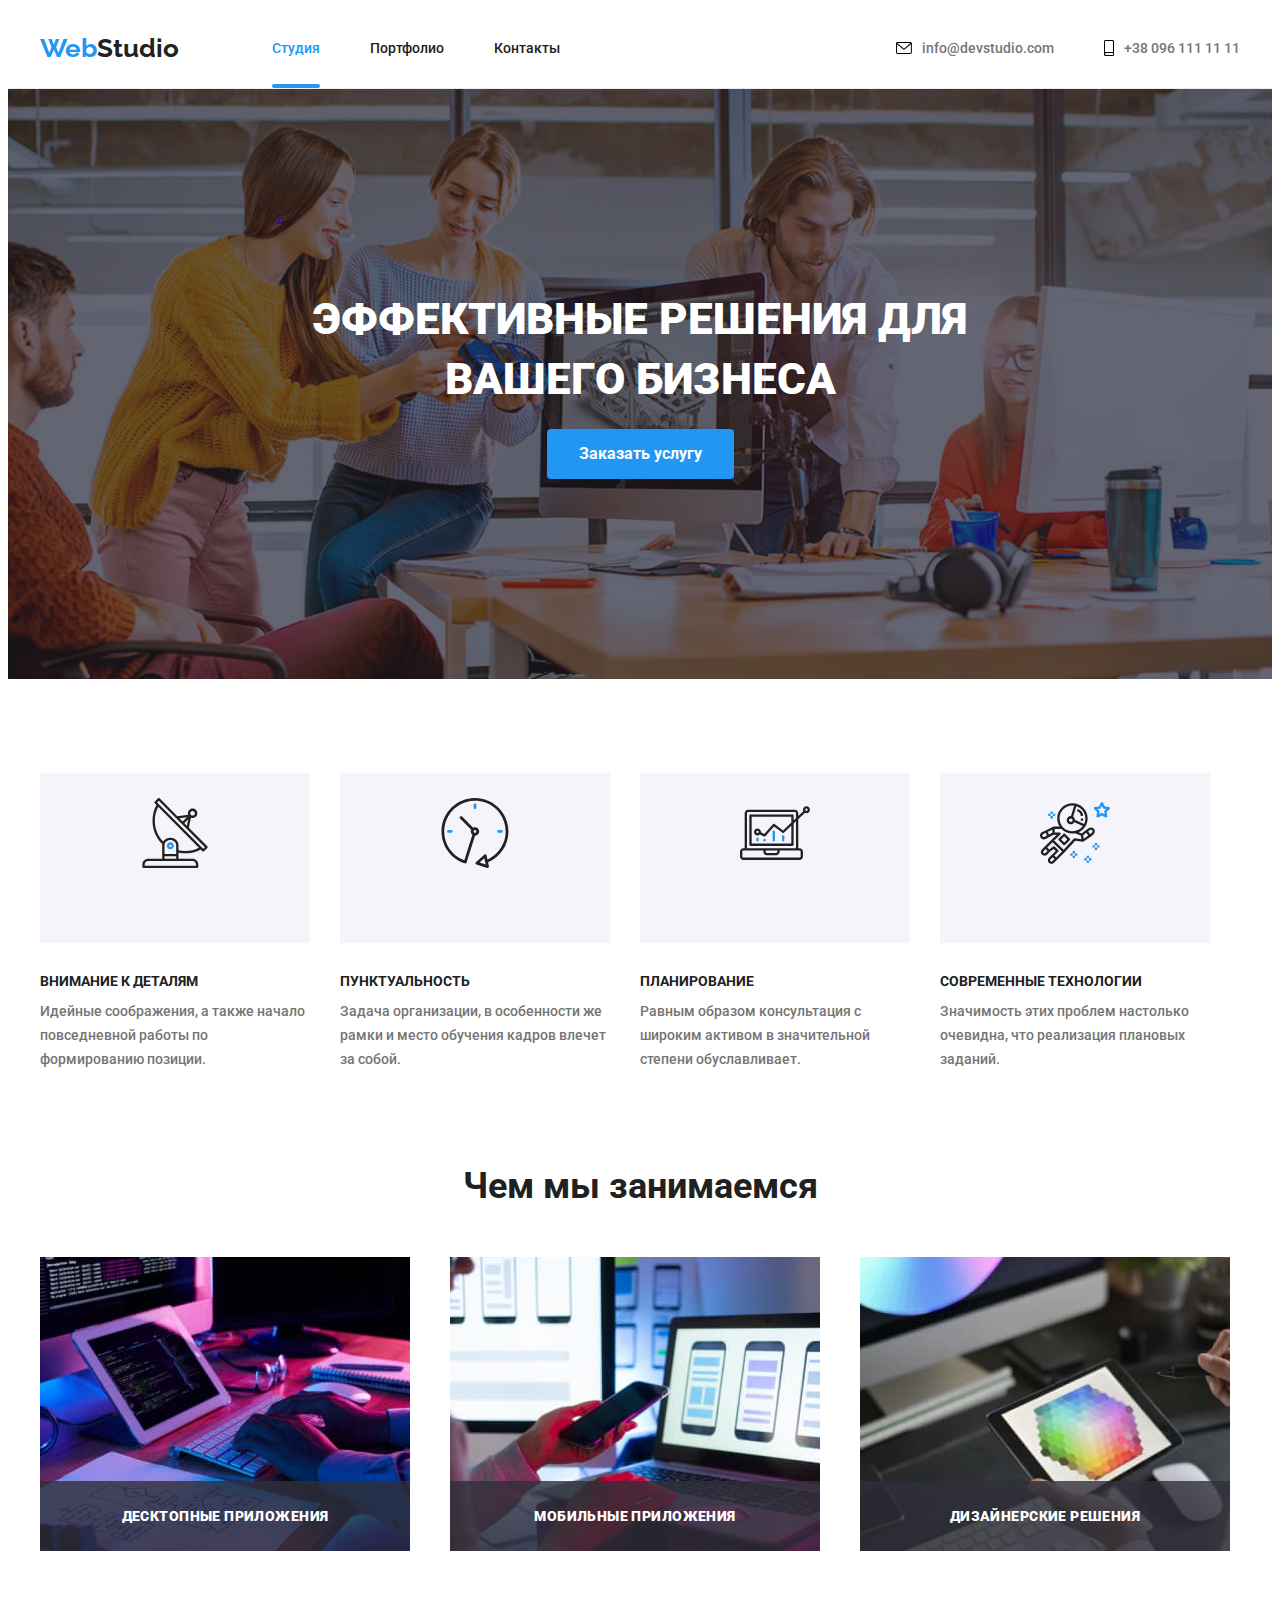
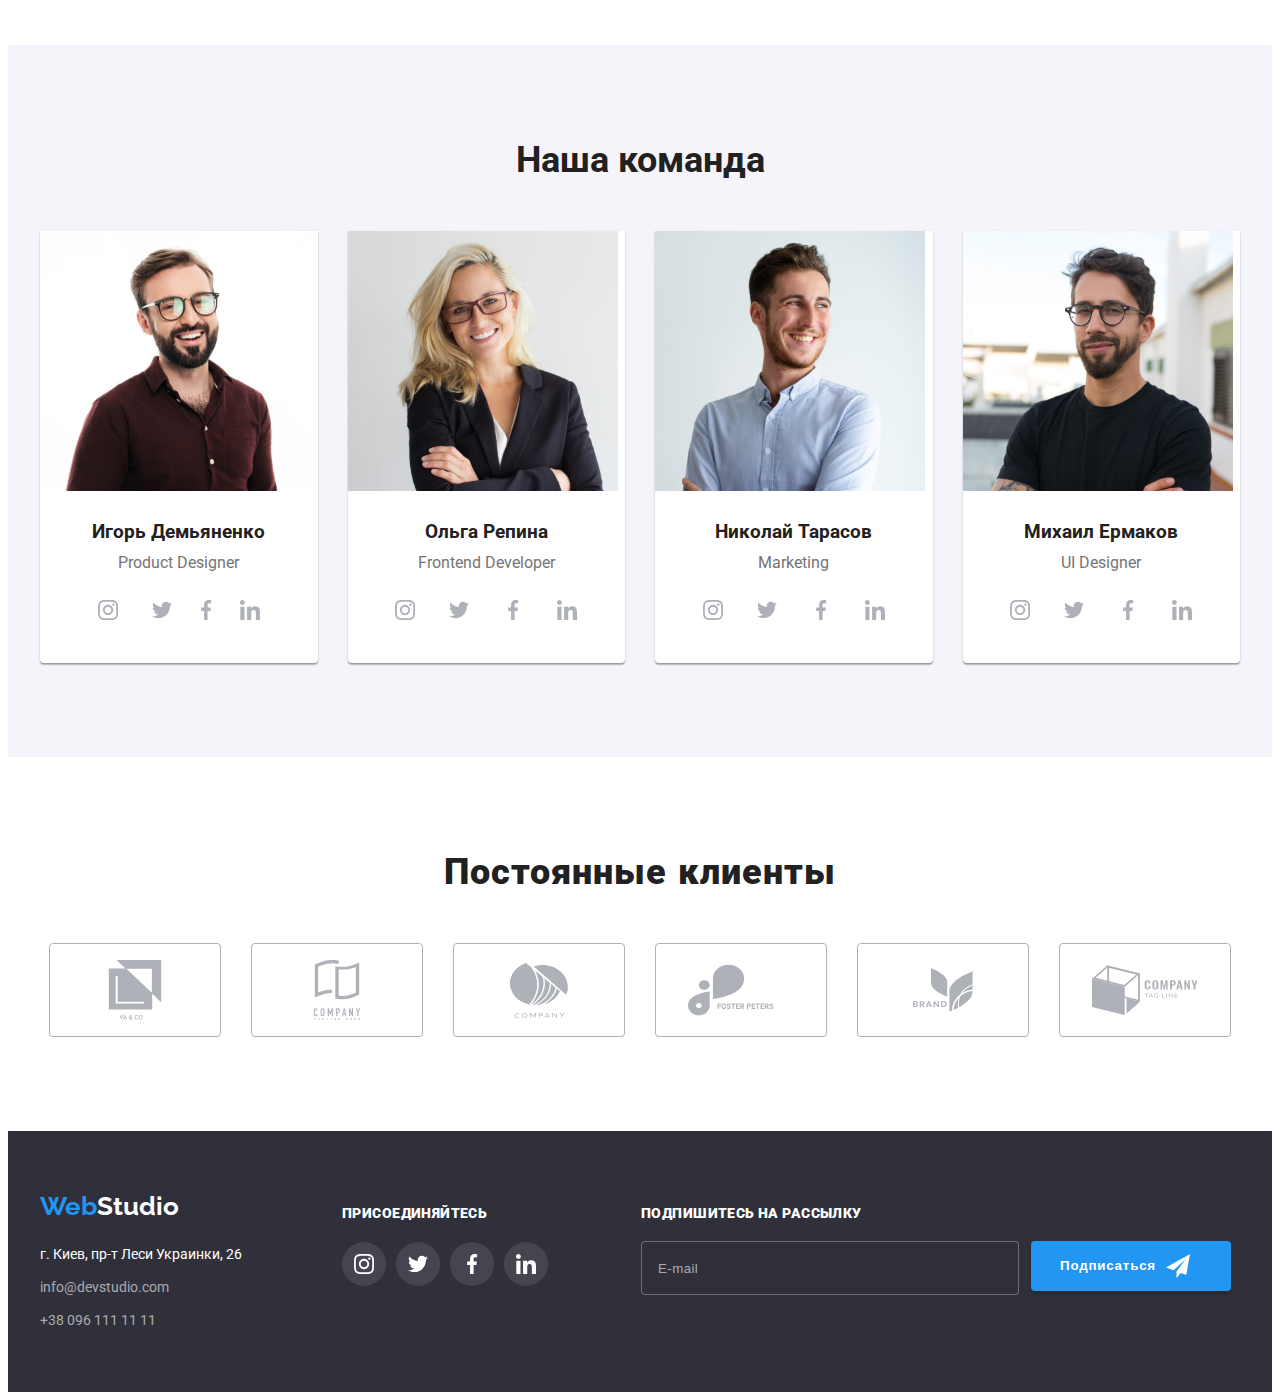
<file: index.html>
<!DOCTYPE html>
<html lang="ru">

<head>
    <meta charset="UTF-8">
    <meta http-equiv="X-UA-Compatible" content="IE=edge">
    <meta name="viewport" content="width=device-width, initial-scale=1.0">
    <title>WebStudio</title>
    <link rel="stylesheet" href="https://cdnjs.cloudflare.com/ajax/libs/modern-normalize/1.1.0/modern-normalize.min.css" integrity="sha512-wpPYUAdjBVSE4KJnH1VR1HeZfpl1ub8YT/NKx4PuQ5NmX2tKuGu6U/JRp5y+Y8XG2tV+wKQpNHVUX03MfMFn9Q==" crossorigin="anonymous" referrerpolicy="no-referrer" />
    <link rel="preconnect" href="https://fonts.googleapis.com">
    <link rel="preconnect" href="https://fonts.gstatic.com" crossorigin>
    <link href="https://fonts.googleapis.com/css2?family=Raleway:wght@700&family=Roboto:wght@400;500;700;900&display=swap" rel="stylesheet">
    <link rel="stylesheet" href="./css/main.min.css">
</head>

<body>
    <header class="header">
        <div class="container header-container">
        <nav class="header-nav">
            <a class="link logo" href="./index.html">Web<span class="logo-span-header">Studio</span>
            </a>
            <ul class="list header-nav__list">
                <li class="header-nav__item"><a class="header-nav--current" href="./index.html">Студия</a></li>
                <li class="header-nav__item"><a class="header-nav__link" href="./portfolio.html">Портфолио</a></li>
                <li class="header-nav__item"><a class="header-nav__link" href="">Контакты</a></li>
            </ul>
        </nav>
        <div class="header-connect">
                <ul class="list contact-list">
                    <li class="contact-list__item">
                    <a class="link contact-list__link" href="mailto:info@devstudio.com" target="_blank" rel="noopener noreferrer">
                        <svg class="contact-list__icon" width="16" height="12">
                            <use href="./images/icons.svg#icon-envelope">
                            </use>
                        </svg>
                    info@devstudio.com</a>
                    </li>
                <li class="contact-list__item">
                <a class="link contact-list__link" href="tel:+380961111111" target="_blank" rel="noopener noreferrer">
                    <svg class="contact-list__icon" width="10" height="16">
                        <use href="./images/icons.svg#icon-smartphone">
                        </use>
                    </svg>
                    +38 096 111 11 11</a>
                </li>
                </ul>
                </div>
            </div>
    </header>

    <main>
        <section class="section hero">
            <div class="container">
                <h1 class="hero__title">Эффективные решения для вашего бизнеса</h1>
                <button class="hero__button" type="button" data-modal-open>Заказать услугу</button>
            </div>
            <div class="backdrop is-hidden" data-modal>
                <div class="modal">
                    <button class="modal-button" type="button" data-modal-close>
                        <svg class="close-icon" width="11" height="11">
                            <use href="./images/icons.svg#icon-close">
                            </use>
                        </svg>
                    </button>
                    <form action="">
                        <fieldset>
                            <legend class="modal-title">Оставьте свои данные, мы вам перезвоним</legend>
                            <div class="input-form">
                            <label class="modal-label">
                                Имя
                                <input class="modal-input"
                                type="text" name="name">
                                <svg class="modal-icon" width="18" height="18">
                                    <use href="./images/icons.svg#icon-name-icon">
                                    </use>
                                </svg>
                            </label>
                        </div>
                        <div class="input-form">
                            <label class="modal-label">
                                Телефон
                                <input class="modal-input"
                                type="tel" name="tel">
                                <svg class="modal-icon" width="18" height="18">
                                    <use href="./images/icons.svg#icon-phone-icon">
                                    </use>
                                </svg>
                            </label>
                        </div>
                        <div class="input-form">
                            <label class="modal-label">
                                Почта
                                <input class="modal-input"
                                type="email" name="email">
                                <svg class="modal-icon" width="18" height="18">
                                    <use href="./images/icons.svg#icon-email-icon">
                                    </use>
                                </svg>
                            </label>
                        </div>
                        <div class="input-form">
                            <label class="modal-label"
                            for="comments">
                                Комментарий
                                <textarea name="comments"
                                id="comments"
                                
                                placeholder="Введите текст"
                                class="modal-textarea"></textarea>
                            </label>
                        </div>
                        <div class="input-form">
                            <label class="checkbox-label">
                                <input type="checkbox"
                                name="agreement"
                                class="checkbox-agreement visually-hidden">
                                <span class="checkbox-icon-span">
                                    <svg class="checkbox-icon" width="16" height="15">
                                        <use href="./images/icons.svg#icon-checkbox">
                                        </use>
                                    </svg>
                                </span>
                                <span class="checkbox-span">
                                Соглашаюсь с рассылкой и принимаю
                                <a href="" class="checkbox-agreement-link">Условия договора</a>
                            </span>
                            </label>
                        </div>
                        <button type="submit" class="modal-submit-button">Отправить</button>
                        </fieldset>
                    </form>
                </div>
            </div>
        </section>
        
        <section class="section about">
            <div class="container">
            <h2 class="about__title visually-hidden">Наши качества</h2>
            <ul class="about-list">
                <li class="about-list__item">
                    <div class="features">
                        <svg class="attention-icon" width="70" height="70">
                            <use href="./images/icons.svg#icon-antena">
                            </use>
                        </svg>
                    </div>
                    <h3 class="about-list__title">Внимание к деталям</h3>
                    <p class="about-list__aftertitle">Идейные соображения, а также начало повседневной работы по формированию позиции.</p>
                </li>
                <li class="about-list__item">
                    <div class="features">
                        <svg class="punctuality-icon" width="70" height="70">
                            <use href="./images/icons.svg#icon-time">
                            </use>
                        </svg>
                    </div>
                    <h3 class="about-list__title">Пунктуальность</h3>
                    <p class="about-list__aftertitle">Задача организации, в особенности же рамки и место обучения кадров влечет за собой.</p>
                </li>
                <li class="about-list__item">
                    <div class="features">
                        <svg class="plans-icon" width="70" height="70">
                            <use href="./images/icons.svg#icon-plan">
                            </use>
                        </svg>
                    </div>
                    <h3 class="about-list__title">Планирование</h3>
                    <p class="about-list__aftertitle">Равным образом консультация с широким активом в значительной степени обуславливает.</p>
                </li>
                <li class="about-list__item">
                    <div class="features">
                        <svg class="astronaut-icon" width="70" height="70">
                            <use href="./images/icons.svg#icon-astronaut">
                            </use>
                        </svg>
                    </div>
                    <h3 class="about-list__title">Современные технологии</h3>
                    <p class="about-list__aftertitle">Значимость этих проблем настолько очевидна, что реализация плановых заданий.</p>
                </li>
            </ul>
            <h2 class="portfolio">Чем мы занимаемся</h2>
            <ul class="portfolio-list">
                <li class="portfolio-list__item">
                    <div class="image-wrapper">
                        <img src="./images/work1.jpg" alt="процесс работы вебстудио" width="370" height="294">
                        <div class="portfolio-list__wrapper">
                            <h3 class="portfolio-list__title">Десктопные приложения</h3>
                        </div>
                    </div>
                </li>
                <li class="portfolio-list__item">
                    <div class="image-wrapper">
                        <img src="./images/work2.jpg" alt="процесс работы вебстудио" width="370" height="294">
                        <div class="portfolio-list__wrapper">
                            <h3 class="portfolio-list__title">Мобильные приложения</h3>
                        </div>
                    </div>
                </li>
                <li class="portfolio-list__item">
                    <div class="image-wrapper">
                        <img src="./images/work3.jpg" alt="процесс работы вебстудио" width="370" height="294">
                        <div class="portfolio-list__wrapper">
                            <h3 class="portfolio-list__title">Дизайнерские решения</h3>
                        </div>
                    </div>
                    </li>
            </ul>
        </div>
        </section>

        <section class="section team">
            <div class="container">
            <h2 class="team__title">Наша команда</h2>
            <ul class="team__list team-list">
                <li class="team-list__item">
                    <img src="./images/product-designer.jpg" alt="игорь демьяненко" width="270" height="260">
                    <div class="card-container">
                    <h3 class="team-list__title">Игорь Демьяненко</h3>
                    <p lang="en" class="team-list__aftertitle">Product Designer</p>
                    <ul class="social-list">
                        <li class="social-list__item">
                            <a class="social-list__link" href="https://www.instagram.com" target="_blank" rel="noopener noreferrer">
                                <svg class="social-list__icon" width="20" height="20">
                                    <use href="./images/icons.svg#icon-instagram">
                                    </use>
                                </svg>
                            </a>
                        </li>
                        <li class="social-list__item">
                            <a class="social-list__link" href="https://www.twitter.com" target="_blank" rel="noopener noreferrer">
                            <svg class="social-list__icon" width="20" height="20">
                                <use href="./images/icons.svg#icon-twitter">
                                </use>
                            </svg>
                            </a>
                        </li>
                        <li class="social-list_item">
                            <a class="social-list__link" href="https://www.facebook.com" target="_blank" rel="noopener noreferrer">
                            <svg class="social-list__icon" width="20" height="20">
                                <use href="./images/icons.svg#icon-facebook">
                                </use>
                            </svg>
                            </a>
                        </li>
                        <li class="social-list__item"><a class="social-list__link" href="https://www.linkedin.com" target="_blank" rel="noopener noreferrer">
                            <svg class="social-list__icon" width="20" height="20">
                                <use href="./images/icons.svg#icon-linkedin">
                                </use>
                            </svg>
                            </a>
                        </li>
                    </ul>
                    </div>
                </li>
                <li class="team-list__item">
                    <img src="./images/frontend-developer.jpg" alt="ольга репина" width="270" height="260">
                    <div class="card-container">
                    <h3 class="team-list__title">Ольга Репина</h3>
                    <p lang="en" class="team-list__aftertitle">Frontend Developer</p>
                    <ul class="social-list">
                        <li class="social-list__item">
                            <a class="social-list__link" href="https://www.instagram.com" target="_blank" rel="noopener noreferrer">
                                <svg class="social-list__icon" width="20" height="20">
                                    <use href="./images/icons.svg#icon-instagram">
                                    </use>
                                </svg>
                            </a>
                        </li>
                        <li class="social-list__item">
                            <a class="social-list__link" href="https://www.twitter.com" target="_blank" rel="noopener noreferrer">
                            <svg class="social-list__icon" width="20" height="20">
                                <use href="./images/icons.svg#icon-twitter">
                                </use>
                            </svg>
                            </a>
                        </li>
                        <li class="social-list__item">
                            <a class="social-list__link" href="https://www.facebook.com" target="_blank" rel="noopener noreferrer">
                            <svg class="social-list__icon" width="20" height="20">
                                <use href="./images/icons.svg#icon-facebook">
                                </use>
                            </svg>
                            </a>
                        </li>
                        <li class="social-list__item"><a class="social-list__link" href="https://www.linkedin.com" target="_blank" rel="noopener noreferrer">
                            <svg class="social-list__icon" width="20" height="20">
                                <use href="./images/icons.svg#icon-linkedin">
                                </use>
                            </svg>
                            </a>
                        </li>
                    </ul>
                    </div>
                </li>
                <li class="team-list__item">
                    <img src="./images/marketing.jpg" alt="николай тарасов" width="270" height="260">
                    <div class="card-container">
                    <h3 class="team-list__title">Николай Тарасов</h3>
                    <p lang="en" class="team-list__aftertitle">Marketing</p>
                    <ul class="social-list">
                        <li class="social-list__item">
                            <a class="social-list__link" href="https://www.instagram.com" target="_blank" rel="noopener noreferrer">
                                <svg class="social-list__icon" width="20" height="20">
                                    <use href="./images/icons.svg#icon-instagram">
                                    </use>
                                </svg>
                            </a>
                        </li>
                        <li class="social-list__item">
                            <a class="social-list__link" href="https://www.twitter.com" target="_blank" rel="noopener noreferrer">
                            <svg class="social-list__icon" width="20" height="20">
                                <use href="./images/icons.svg#icon-twitter">
                                </use>
                            </svg>
                            </a>
                        </li>
                        <li class="social-list__item">
                            <a class="social-list__link" href="https://www.facebook.com" target="_blank" rel="noopener noreferrer">
                            <svg class="social-list__icon" width="20" height="20">
                                <use href="./images/icons.svg#icon-facebook">
                                </use>
                            </svg>
                            </a>
                        </li>
                        <li class="social-list__item"><a class="social-list__link" href="https://www.linkedin.com" target="_blank" rel="noopener noreferrer">
                            <svg class="social-list__icon" width="20" height="20">
                                <use href="./images/icons.svg#icon-linkedin">
                                </use>
                            </svg>
                            </a>
                        </li>
                    </ul>
                    </div>
                </li>
                <li class="team-list__item">
                    <img src="./images/ui-designer.jpg" alt="михаил ермаков" width="270" height="260">
                    <div class="card-container">
                    <h3 class="team-list__title">Михаил Ермаков</h3>
                    <p lang="en" class="team-list__aftertitle">UI Designer</p>
                    <ul class="social-list">
                        <li class="social-list__item">
                            <a class="social-list__link" href="https://www.instagram.com" target="_blank" rel="noopener noreferrer">
                                <svg class="social-list__icon" width="20" height="20">
                                    <use href="./images/icons.svg#icon-instagram">
                                    </use>
                                </svg>
                            </a>
                        </li>
                        <li class="social-list__item">
                            <a class="social-list__link" href="https://www.twitter.com" target="_blank" rel="noopener noreferrer">
                            <svg class="social-list__icon" width="20" height="20">
                                <use href="./images/icons.svg#icon-twitter">
                                </use>
                            </svg>
                            </a>
                        </li>
                        <li class="social-list__item">
                            <a class="social-list__link" href="https://www.facebook.com" target="_blank" rel="noopener noreferrer">
                            <svg class="social-list__icon" width="20" height="20">
                                <use href="./images/icons.svg#icon-facebook">
                                </use>
                            </svg>
                            </a>
                        </li>
                        <li class="social-list__item"><a class="social-list__link" href="https://www.linkedin.com" target="_blank" rel="noopener noreferrer">
                            <svg class="social-list__icon" width="20" height="20">
                                <use href="./images/icons.svg#icon-linkedin">
                                </use>
                            </svg>
                            </a>
                        </li>
                    </ul>
                    </div>
                </li>
            </ul>
        </div>
        </section>

        <section class="section">
            <div class="container">
            <h2 class="clients-title">Постоянные клиенты</h2>
            <ul class="clients-list">
                <li class="clients-list__item">
                    <a class="clients-list__link" href="">
                        <svg class="clients-list__icon" width="106" height="60">
                            <use href="./images/icons.svg#icon-company1">
                            </use>
                        </svg>
                    </a>
                </li>
                <li class="clients-list__item">
                    <a class="clients-list__link" href="">
                        <svg class="clients-list__icon" width="106" height="60">
                            <use href="./images/icons.svg#icon-company2">
                            </use>
                        </svg>
                    </a>
                </li>
                <li class="clients-list__item">
                    <a class="clients-list__link" href="">
                        <svg class="clients-list__icon" width="106" height="60">
                            <use href="./images/icons.svg#icon-company3">
                            </use>
                        </svg>
                    </a>
                </li>
                <li class="clients-list__item">
                    <a class="clients-list__link" href="">
                        <svg class="clients-list__icon" width="106" height="60">
                            <use href="./images/icons.svg#icon-foster">
                            </use>
                        </svg>
                    </a>
                </li>
                <li class="clients-list__item">
                    <a class="clients-list__link" href="">
                        <svg class="clients-list__icon" width="106" height="60">
                            <use href="./images/icons.svg#icon-company5">
                            </use>
                        </svg>
                    </a>
                </li>
                <li class="clients-list__item">
                    <a class="clients-list__link" href="">
                        <svg class="clients-list__icon" width="106" height="60">
                            <use href="./images/icons.svg#icon-company">
                            </use>
                        </svg>
                    </a>
                </li>
            </ul>
            </div>
        </section>
    </main>

    <footer class="footer">
        <div class="container footer-container">
            <div class="adress-container">
            <address>
            <ul class="footer-list">
                <li class="footer-list__item footer-list--logo"><a class="logo" href="./index.html">Web<span class="logo-span-footer">Studio</span></a></li>
                <li class="footer-list__item">
                    <a class="footer-list__link street " href="https://goo.gl/maps/fT915jiTdRozChB46" target="_blank" rel="noopener noreferrer">г. Киев,
                        пр-т Леси Украинки, 26</a>
                </li>
                <li class="footer-list__item"><a class="footer-list__link" href="mailto:info@devstudio.com" target="_blank" rel="noopener noreferrer">info@devstudio.com</a>
                </li>
                <li class="footer-list__item"><a class="footer-list__link" href="tel:+380961111111" target="_blank" rel="noopener noreferrer">+38 096 111 11 11</a></li>
            </ul>
        </address>
    </div>

    <div class="join-container">
        <b class="join">присоединяйтесь</b>
        <ul class="footer-social">
            <li class="footer-social__item">
                <a class="footer-social__link" href="https://www.instagram.com" target="_blank" rel="noopener noreferrer">
                    <svg class="footer-social__icon" width="20" height="20">
                        <use href="./images/icons.svg#icon-instagram2">
                        </use>
                    </svg>
                </a>
            </li>
            <li class="footer-social__item">
                <a class="footer-social__link" href="https://www.twitter.com" target="_blank" rel="noopener noreferrer">
                    <svg class="footer-social__icon" width="20" height="20">
                        <use href="./images/icons.svg#icon-twitter2">
                        </use>
                    </svg>
                </a>
            </li>
            <li class="footer-social__item">
                <a class="footer-social__link" href="https://www.facebook.com" target="_blank" rel="noopener noreferrer">
                    <svg class="footer-social__icon" width="20" height="20">
                        <use href="./images/icons.svg#icon-facebook2">
                        </use>
                    </svg>
                </a>
            </li>
            <li class="footer-social__item">
                <a class="footer-social__link" href="https://www.linkedin.com" target="_blank" rel="noopener noreferrer">
                    <svg class="footer-social__icon" width="20" height="20">
                        <use href="./images/icons.svg#icon-linkedin2">
                        </use>
                    </svg>
                </a>
            </li>
        </ul>
    </div>
    <div class="subscribe-container">
        <b class="subscribe">Подпишитесь на рассылку</b>
        <form class="subscribe-form" action="">
            <label for="email">
            </label>
            <input 
            name="email" 
            class="subscribe-form__input" 
            type="email"
            placeholder="E-mail">

            <button type="submit" class="subscribe-form__button">Подписаться
                <svg class="subscribe-form__icon" width="24" height="24">
                    <use href="./images/icons.svg#icon-subscribe">
                    </use>
                </svg>
            </button>
        </form>
    </div>
    </footer>
    <script src="./js/modal.js"></script>
</body>

</html>
</file>
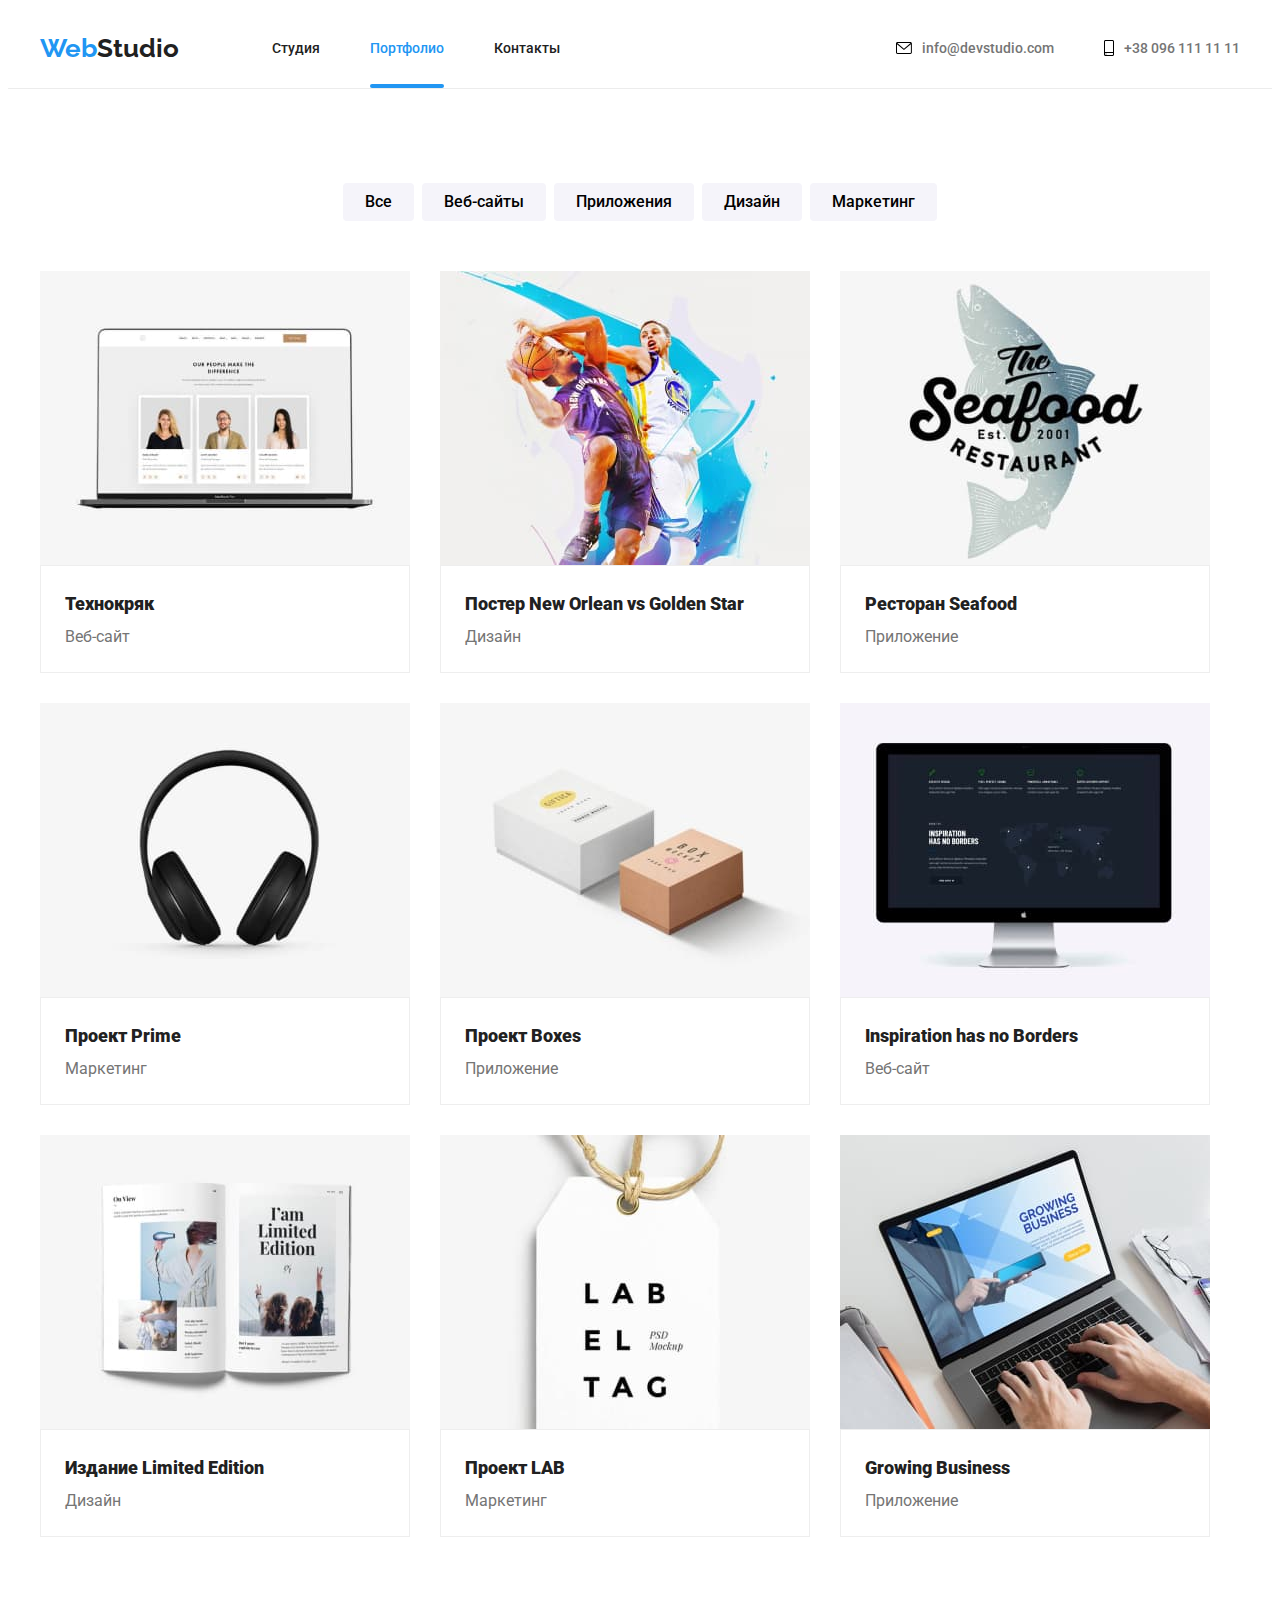
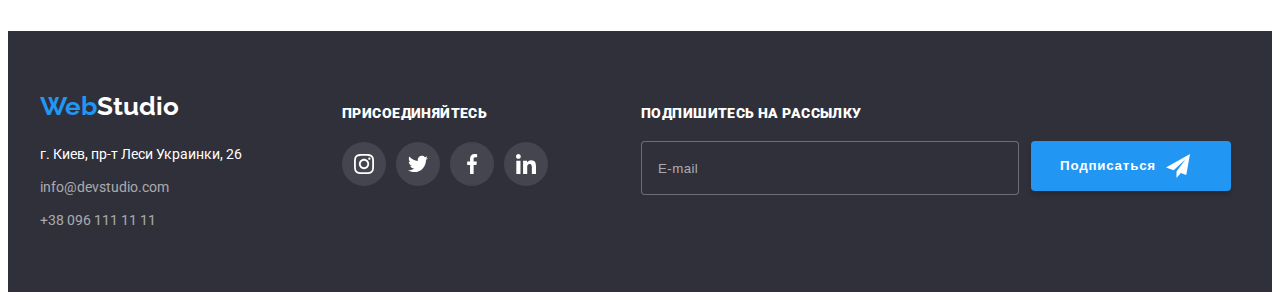
<file: portfolio.html>
<!DOCTYPE html>
<html lang="ru">

<head>
    <meta charset="UTF-8">
    <meta http-equiv="X-UA-Compatible" content="IE=edge">
    <meta name="viewport" content="width=device-width, initial-scale=1.0">
    <title>Portfolio</title>
    <link rel="stylesheet" href="https://cdnjs.cloudflare.com/ajax/libs/modern-normalize/1.1.0/modern-normalize.min.css" integrity="sha512-wpPYUAdjBVSE4KJnH1VR1HeZfpl1ub8YT/NKx4PuQ5NmX2tKuGu6U/JRp5y+Y8XG2tV+wKQpNHVUX03MfMFn9Q==" crossorigin="anonymous" referrerpolicy="no-referrer" />
    <link rel="preconnect" href="https://fonts.googleapis.com">
    <link rel="preconnect" href="https://fonts.gstatic.com" crossorigin>
    <link href="https://fonts.googleapis.com/css2?family=Raleway:wght@700&family=Roboto:wght@400;500;700;900&display=swap" rel="stylesheet">
    <link rel="stylesheet" href="./css/main.min.css">
</head>

<body>
    <header class="header">
        <div class="container header-container">
        <nav class="header-nav">
            <a class="link logo" href="./index.html">Web<span class="logo-span-header">Studio</span>
            </a>
            <ul class="list header-nav__list">
                <li class="header-nav__item"><a class="header-nav__link" href="./index.html">Студия</a></li>
                <li class="header-nav__item"><a class="header-nav--current" href="./portfolio.html">Портфолио</a></li>
                <li class="header-nav__item"><a class="header-nav__link" href="">Контакты</a></li>
            </ul>
        </nav>
        <div class="header-connect">
                <ul class="list contact-list">
                    <li class="contact-list__item">
                    <a class="link contact-list__link" href="mailto:info@devstudio.com" target="_blank" rel="noopener noreferrer">
                        <svg class="contact-list__icon" width="16" height="12">
                            <use href="./images/icons.svg#icon-envelope">
                            </use>
                        </svg>
                    info@devstudio.com</a>
                    </li>
                <li class="contact-list__item">
                <a class="link contact-list__link" href="tel:+380961111111" target="_blank" rel="noopener noreferrer">
                    <svg class="contact-list__icon" width="10" height="16">
                        <use href="./images/icons.svg#icon-smartphone">
                        </use>
                    </svg>
                    +38 096 111 11 11</a>
                </li>
                </ul>
                </div>
            </div>
    </header>

    <main>
        <section class="section hero-projects">
            <div class="container">
            <h1 class="visually-hidden">Наше портфолио</h1>
                    <ul class="list hero-list">
                        <li class="hero-list-item"><button type="button" class="hero-list-button">Все</button>
                        </li>
                        <li class="hero-list-item"><button type="button" class="hero-list-button">Веб-сайты</button>
                        </li>
                        <li class="hero-list-item"><button type="button" class="hero-list-button">Приложения</button>
                        </li>
                        <li class="hero-list-item"><button type="button" class="hero-list-button">Дизайн</button>
                        </li>
                        <li class="hero-list-item"><button type="button" class="hero-list-button">Маркетинг</button>
                        </li>
                    </ul>
                </div>

            <div class="container">
            <ul class="list projects-list">
                <li class="projects-list-item">
                    <a class="link project-link" href="" target="_blank" rel="noopener noreferrer">
                        <div class="projects-wrapper">
                            <img src="./images/portfolio-1.jpg" alt="Технокряк" width="370" height="294">
                            <div class="project-overlay">
                            Технокряк это современная площадка распространения коронавируса. Компании используют эту платформу для цифрового шпионажа и атак на защищённые сервера конкурентов.
                            </div>
                        </div>
                        <div class="project-container">
                        <h2 class="project-title">Технокряк</h2>
                        <p class="project-title-disc">Веб-сайт</p>
                    </div>
                    </a>
                </li>
                <li class="projects-list-item">
                    <a class="link project-link" href="" target="_blank" rel="noopener noreferrer">
                        <div class="projects-wrapper">
                            <img src="./images/portfolio-2.jpg" alt="Постер" width="370" height="294">
                            <div class="project-overlay">
                            Технокряк это современная площадка распространения коронавируса. Компании используют эту платформу для цифрового шпионажа и атак на защищённые сервера конкурентов.
                            </div>
                        </div>
                        <div class="project-container">
                        <h2 class="project-title">Постер <span lang="en">New Orlean vs Golden Star</span></h2>
                        <p class="project-title-disc">Дизайн</p>
                    </div>
                    </a>
                </li>
                <li class="projects-list-item">
                    <a class="link project-link" href="" target="_blank" rel="noopener noreferrer">
                        <div class="projects-wrapper">
                            <img src="./images/portfolio-3.jpg" alt="Seafood" width="370" height="294">
                            <div class="project-overlay">
                            Технокряк это современная площадка распространения коронавируса. Компании используют эту платформу для цифрового шпионажа и атак на защищённые сервера конкурентов.
                            </div>
                        </div>
                        <div class="project-container">
                        <h2 class="project-title">Ресторан <span lang="en">Seafood</span></h2>
                        <p class="project-title-disc">Приложение</p>
                    </div>
                    </a>
                </li>
                <li class="projects-list-item">
                    <a class="link project-link" href="" target="_blank" rel="noopener noreferrer">
                        <div class="projects-wrapper">
                            <img src="./images/portfolio-4.jpg" alt="Проект Prime" width="370" height="294">
                            <div class="project-overlay">
                                Технокряк это современная площадка распространения коронавируса. Компании используют эту платформу для цифрового шпионажа и атак на защищённые сервера конкурентов.
                                </div>
                            </div>
                        <div class="project-container">
                        <h2 class="project-title">Проект <span lang="en">Prime</span></h2>
                        <p class="project-title-disc">Маркетинг</p>
                    </div>
                    </a>
                </li>
                <li class="projects-list-item">
                    <a class="link project-link" href="" target="_blank" rel="noopener noreferrer">
                        <div class="projects-wrapper">
                            <img src="./images/portfolio-5.jpg" alt="Проект Boxes" width="370" height="294">
                            <div class="project-overlay">
                                Технокряк это современная площадка распространения коронавируса. Компании используют эту платформу для цифрового шпионажа и атак на защищённые сервера конкурентов.
                                </div>
                            </div>
                        <div class="project-container">
                        <h2 class="project-title">Проект <span lang="en">Boxes</span></h2>
                        <p class="project-title-disc">Приложение</p>
                    </div>
                    </a>
                </li>
                <li class="projects-list-item">
                    <a class="link project-link" href="" target="_blank" rel="noopener noreferrer">
                        <div class="projects-wrapper">
                            <img src="./images/portfolio-6.jpg" alt="Inspiration" width="370" height="294">
                        <div class="project-overlay">
                            Технокряк это современная площадка распространения коронавируса. Компании используют эту платформу для цифрового шпионажа и атак на защищённые сервера конкурентов.
                            </div>
                        </div>
                        <div class="project-container">
                        <h2 class="project-title"><span lang="en">Inspiration has no Borders</span></h2>
                        <p class="project-title-disc">Веб-сайт</p>
                    </div>
                    </a>
                </li>
                <li class="projects-list-item">
                    <a class="link project-link" href="" target="_blank" rel="noopener noreferrer">
                        <div class="projects-wrapper">
                            <img src="./images/portfolio-7.jpg" alt="Limited Edition" width="370" height="294">
                            <div class="project-overlay">
                                Технокряк это современная площадка распространения коронавируса. Компании используют эту платформу для цифрового шпионажа и атак на защищённые сервера конкурентов.
                                </div>
                            </div>
                        <div class="project-container">
                        <h2 class="project-title">Издание <span lang="en">Limited Edition</span></h2>
                        <p class="project-title-disc">Дизайн</p>
                    </div>
                    </a>
                </li>
                <li class="projects-list-item">
                    <a class="link project-link" href="" target="_blank" rel="noopener noreferrer">
                        <div class="projects-wrapper">
                            <img src="./images/portfolio-8.jpg" alt="Проект LAB" width="370" height="294">
                            <div class="project-overlay">
                                Технокряк это современная площадка распространения коронавируса. Компании используют эту платформу для цифрового шпионажа и атак на защищённые сервера конкурентов.
                                </div>
                            </div>
                        <div class="project-container">
                        <h2 class="project-title">Проект <span lang="en">LAB</span></h2>
                        <p class="project-title-disc">Маркетинг</p>
                    </div>
                    </a>
                </li>
                <li class="projects-list-item">
                    <a class="link project-link" href="" target="_blank" rel="noopener noreferrer">
                        <div class="projects-wrapper">
                            <img src="./images/portfolio-9.jpg" alt="Growing Business" width="370" height="294">
                            <div class="project-overlay">
                                Технокряк это современная площадка распространения коронавируса. Компании используют эту платформу для цифрового шпионажа и атак на защищённые сервера конкурентов.
                                </div>
                            </div>
                        <div class="project-container">
                        <h2 class="project-title"><span lang="en">Growing Business</span></h2>
                        <p class="project-title-disc">Приложение</p>
                    </div>
                    </a>
                </li>
            </ul>
        </div>
        </section>
    </main>

    <footer class="footer">
        <div class="container footer-container">
            <div class="adress-container">
            <address>
            <ul class="footer-list">
                <li class="footer-list__item footer-list--logo"><a class="logo" href="./index.html">Web<span class="logo-span-footer">Studio</span></a></li>
                <li class="footer-list__item">
                    <a class="footer-list__link street " href="https://goo.gl/maps/fT915jiTdRozChB46" target="_blank" rel="noopener noreferrer">г. Киев,
                        пр-т Леси Украинки, 26</a>
                </li>
                <li class="footer-list__item"><a class="footer-list__link" href="mailto:info@devstudio.com" target="_blank" rel="noopener noreferrer">info@devstudio.com</a>
                </li>
                <li class="footer-list__item"><a class="footer-list__link" href="tel:+380961111111" target="_blank" rel="noopener noreferrer">+38 096 111 11 11</a></li>
            </ul>
        </address>
    </div>

    <div class="join-container">
        <b class="join">присоединяйтесь</b>
        <ul class="footer-social">
            <li class="footer-social__item">
                <a class="footer-social__link" href="https://www.instagram.com" target="_blank" rel="noopener noreferrer">
                    <svg class="footer-social__icon" width="20" height="20">
                        <use href="./images/icons.svg#icon-instagram2">
                        </use>
                    </svg>
                </a>
            </li>
            <li class="footer-social__item">
                <a class="footer-social__link" href="https://www.twitter.com" target="_blank" rel="noopener noreferrer">
                    <svg class="footer-social__icon" width="20" height="20">
                        <use href="./images/icons.svg#icon-twitter2">
                        </use>
                    </svg>
                </a>
            </li>
            <li class="footer-social__item">
                <a class="footer-social__link" href="https://www.facebook.com" target="_blank" rel="noopener noreferrer">
                    <svg class="footer-social__icon" width="20" height="20">
                        <use href="./images/icons.svg#icon-facebook2">
                        </use>
                    </svg>
                </a>
            </li>
            <li class="footer-social__item">
                <a class="footer-social__link" href="https://www.linkedin.com" target="_blank" rel="noopener noreferrer">
                    <svg class="footer-social__icon" width="20" height="20">
                        <use href="./images/icons.svg#icon-linkedin2">
                        </use>
                    </svg>
                </a>
            </li>
        </ul>
    </div>
    <div class="subscribe-container">
        <b class="subscribe">Подпишитесь на рассылку</b>
        <form class="subscribe-form" action="">
            <label for="email">
            </label>
            <input 
            name="email" 
            class="subscribe-form__input" 
            type="email"
            placeholder="E-mail">

            <button type="submit" class="subscribe-form__button">Подписаться
                <svg class="subscribe-form__icon" width="24" height="24">
                    <use href="./images/icons.svg#icon-subscribe">
                    </use>
                </svg>
            </button>
        </form>
    </div>
    </footer>
</body>

</html>
</file>
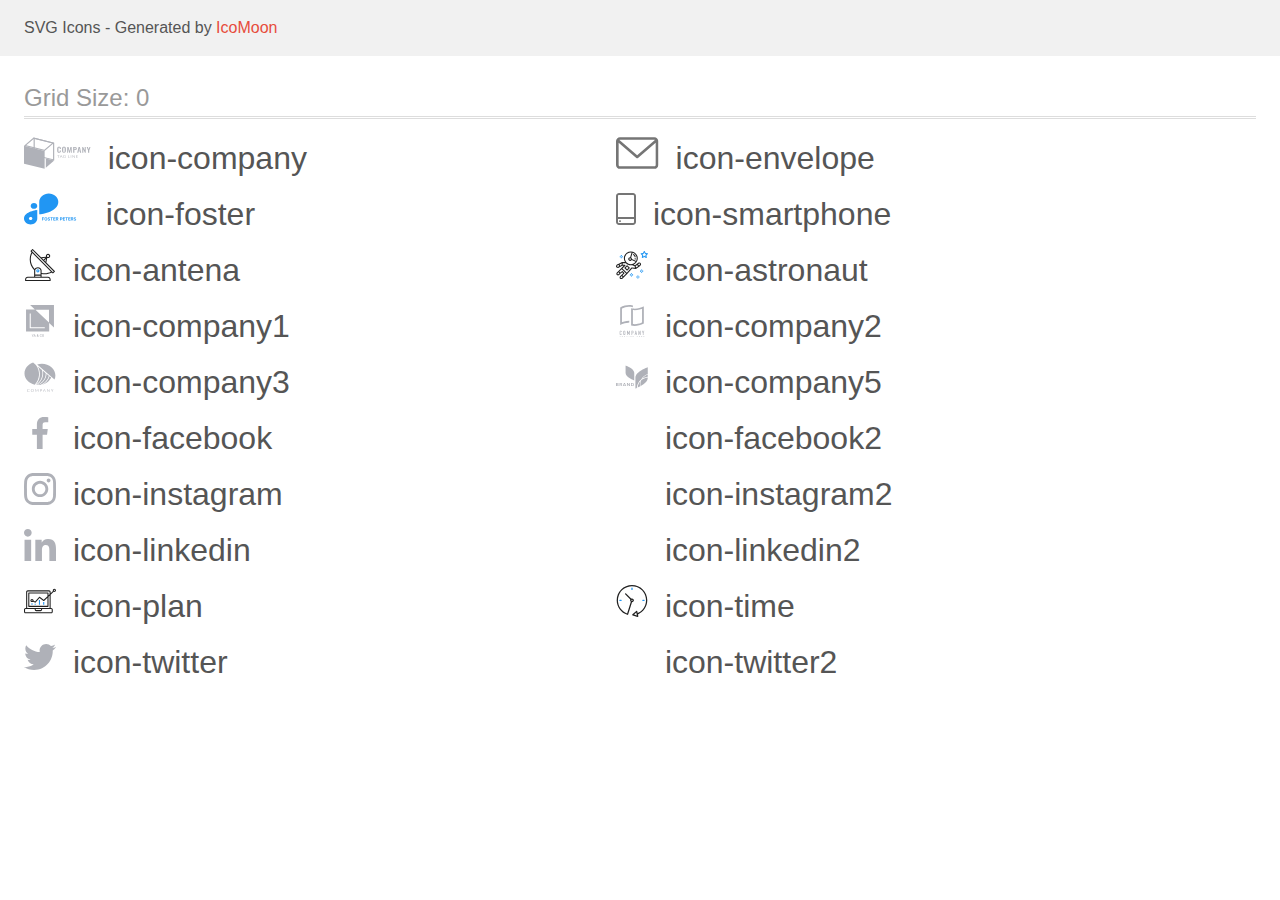
<file: images/icomoon/demo.html>
<!doctype html>
<html>
<head>
    <title>IcoMoon - SVG Icons</title>
    <meta charset="utf-8">
    <meta name="viewport" content="width=device-width, initial-scale=1">
    <link rel="stylesheet" href="demo-files/demo.css">
    <link rel="stylesheet" href="style.css">
</head>
<body>
<svg aria-hidden="true" style="position: absolute; width: 0; height: 0; overflow: hidden;" version="1.1" xmlns="http://www.w3.org/2000/svg" xmlns:xlink="http://www.w3.org/1999/xlink">
<defs>
<symbol id="icon-company" viewBox="0 0 67 32">
<path fill="#afb1b8" style="fill: var(--color1, #afb1b8)" d="M33.724 15.224c-0.315-0.419-0.466-0.915-0.43-1.414v-2.050c0-0.628 0.142-1.106 0.428-1.433s0.775-0.489 1.469-0.488c0.652 0 1.115 0.139 1.389 0.417 0.299 0.355 0.444 0.789 0.411 1.226v0.482h-1.167v-0.488c0.004-0.16-0.007-0.319-0.034-0.478-0.017-0.108-0.076-0.208-0.167-0.284-0.12-0.081-0.271-0.121-0.423-0.111-0.16-0.010-0.318 0.031-0.444 0.117-0.102 0.084-0.169 0.193-0.193 0.313-0.033 0.167-0.049 0.337-0.046 0.507v2.488c-0.018 0.24 0.033 0.48 0.15 0.699 0.058 0.074 0.139 0.132 0.233 0.169s0.198 0.050 0.301 0.039c0.149 0.011 0.298-0.030 0.413-0.113 0.095-0.082 0.156-0.188 0.174-0.302 0.027-0.165 0.039-0.332 0.036-0.498v-0.505h1.167v0.461c0.033 0.456-0.109 0.909-0.403 1.289-0.268 0.305-0.725 0.457-1.396 0.457s-1.179-0.163-1.466-0.501z"></path>
<path fill="#afb1b8" style="fill: var(--color1, #afb1b8)" d="M38.583 15.245c-0.295-0.319-0.442-0.784-0.442-1.4v-2.157c0-0.609 0.147-1.070 0.442-1.383s0.788-0.469 1.478-0.467c0.686 0 1.177 0.156 1.471 0.467 0.295 0.313 0.444 0.774 0.444 1.383v2.157c0 0.609-0.15 1.076-0.449 1.397s-0.788 0.482-1.466 0.482c-0.679 0-1.181-0.163-1.478-0.48zM40.605 14.727c0.106-0.2 0.154-0.419 0.14-0.638v-2.641c0.014-0.215-0.034-0.43-0.138-0.626-0.059-0.075-0.142-0.135-0.238-0.172s-0.203-0.050-0.308-0.037c-0.105-0.013-0.212 0-0.308 0.037s-0.18 0.096-0.24 0.172c-0.106 0.195-0.154 0.41-0.14 0.626v2.653c-0.015 0.219 0.033 0.439 0.14 0.638 0.068 0.067 0.152 0.121 0.246 0.158s0.196 0.056 0.3 0.056c0.103 0 0.206-0.019 0.3-0.056s0.178-0.091 0.246-0.158v-0.012z"></path>
<path fill="#afb1b8" style="fill: var(--color1, #afb1b8)" d="M43.38 9.901h1.256l0.945 3.979 0.966-3.979h1.222l0.123 5.743h-0.904l-0.097-3.992-0.932 3.992h-0.725l-0.966-4.006-0.089 4.006h-0.913l0.114-5.743z"></path>
<path fill="#afb1b8" style="fill: var(--color1, #afb1b8)" d="M49.301 9.901h1.957c1.127 0 1.691 0.544 1.691 1.631 0 1.041-0.593 1.561-1.78 1.56h-0.667v2.553h-1.208l0.007-5.743zM50.973 12.356c0.119 0.013 0.24 0.004 0.355-0.028s0.22-0.084 0.309-0.154c0.139-0.194 0.2-0.422 0.174-0.649 0.006-0.175-0.013-0.35-0.058-0.521-0.017-0.057-0.047-0.111-0.089-0.158s-0.093-0.086-0.153-0.116c-0.168-0.069-0.353-0.101-0.539-0.092h-0.469v1.716h0.469z"></path>
<path fill="#afb1b8" style="fill: var(--color1, #afb1b8)" d="M54.691 9.901h1.297l1.331 5.743h-1.126l-0.263-1.324h-1.157l-0.271 1.324h-1.143l1.331-5.743zM55.8 13.655l-0.452-2.411-0.452 2.411h0.903z"></path>
<path fill="#afb1b8" style="fill: var(--color1, #afb1b8)" d="M58.395 9.901h0.846l1.619 3.276v-3.276h1.003v5.743h-0.804l-1.628-3.42v3.42h-1.036l0.002-5.743z"></path>
<path fill="#afb1b8" style="fill: var(--color1, #afb1b8)" d="M64.209 13.455l-1.346-3.546h1.133l0.821 2.277 0.771-2.277h1.109l-1.329 3.546v2.19h-1.16v-2.19z"></path>
<path fill="#afb1b8" style="fill: var(--color1, #afb1b8)" d="M35.589 18.156v0.3h-0.986v2.334h-0.413v-2.334h-0.99v-0.3h2.389z"></path>
<path fill="#afb1b8" style="fill: var(--color1, #afb1b8)" d="M38.679 20.79h-0.319c-0.032 0.002-0.064-0.007-0.089-0.025-0.024-0.015-0.043-0.036-0.053-0.060l-0.285-0.626h-1.367l-0.285 0.626c-0.008 0.026-0.023 0.050-0.044 0.071-0.025 0.017-0.057 0.026-0.089 0.025h-0.319l1.208-2.634h0.42l1.222 2.624zM36.679 19.812h1.14l-0.483-1.072c-0.036-0.081-0.066-0.164-0.089-0.248-0.017 0.050-0.031 0.098-0.046 0.14l-0.044 0.11-0.478 1.070z"></path>
<path fill="#afb1b8" style="fill: var(--color1, #afb1b8)" d="M40.762 20.532c0.076 0.003 0.151 0.003 0.227 0 0.065-0.006 0.13-0.016 0.193-0.031 0.059-0.013 0.117-0.029 0.174-0.048 0.053-0.019 0.106-0.042 0.162-0.065v-0.592h-0.483c-0.012 0.001-0.024-0.001-0.035-0.005s-0.021-0.009-0.030-0.016c-0.008-0.006-0.014-0.013-0.018-0.022s-0.006-0.017-0.006-0.026v-0.202h0.937v1.010c-0.077 0.047-0.157 0.089-0.242 0.125-0.086 0.037-0.176 0.067-0.268 0.090-0.099 0.025-0.2 0.043-0.302 0.054-0.117 0.011-0.235 0.017-0.353 0.017-0.208 0.002-0.415-0.032-0.609-0.098-0.181-0.063-0.345-0.156-0.483-0.275-0.134-0.12-0.24-0.262-0.312-0.417-0.076-0.175-0.114-0.36-0.111-0.547-0.003-0.188 0.034-0.374 0.109-0.551 0.069-0.156 0.176-0.298 0.312-0.417 0.138-0.119 0.302-0.212 0.483-0.273 0.207-0.067 0.426-0.1 0.647-0.098 0.112-0 0.225 0.008 0.336 0.023 0.098 0.014 0.195 0.036 0.288 0.067 0.084 0.027 0.165 0.062 0.242 0.104 0.074 0.041 0.144 0.087 0.21 0.138l-0.116 0.163c-0.009 0.015-0.023 0.027-0.039 0.036s-0.036 0.014-0.055 0.014c-0.027-0.001-0.053-0.008-0.075-0.021-0.036-0.017-0.075-0.038-0.118-0.063-0.051-0.028-0.106-0.052-0.162-0.071-0.072-0.025-0.146-0.044-0.222-0.058-0.101-0.016-0.204-0.024-0.307-0.023-0.159-0.002-0.318 0.023-0.466 0.073-0.134 0.047-0.256 0.118-0.355 0.209-0.1 0.095-0.177 0.206-0.225 0.328-0.108 0.285-0.108 0.593 0 0.878 0.053 0.124 0.135 0.237 0.242 0.332 0.099 0.090 0.219 0.162 0.353 0.209 0.154 0.046 0.316 0.063 0.478 0.052z"></path>
<path fill="#afb1b8" style="fill: var(--color1, #afb1b8)" d="M44.612 20.49h1.319v0.3h-1.722v-2.634h0.413l-0.010 2.334z"></path>
<path fill="#afb1b8" style="fill: var(--color1, #afb1b8)" d="M47.304 20.79h-0.413v-2.634h0.413v2.634z"></path>
<path fill="#afb1b8" style="fill: var(--color1, #afb1b8)" d="M48.84 18.168c0.025 0.012 0.046 0.028 0.063 0.048l1.766 1.986c-0.002-0.031-0.002-0.063 0-0.094 0-0.029 0-0.058 0-0.085v-1.877h0.36v2.645h-0.208c-0.031 0.002-0.062-0.003-0.089-0.015-0.025-0.013-0.047-0.030-0.065-0.050l-1.764-1.984c0 0.031 0 0.061 0 0.090s0 0.056 0 0.081v1.877h-0.345v-2.634h0.215c0.023 0 0.046 0.004 0.068 0.012z"></path>
<path fill="#afb1b8" style="fill: var(--color1, #afb1b8)" d="M54.070 18.156v0.29h-1.464v0.87h1.186v0.279h-1.186v0.899h1.464v0.29h-1.889v-2.628h1.889z"></path>
<path fill="#afb1b8" style="fill: var(--color1, #afb1b8)" d="M10.782 1.888l18.343 4.497v15.757l-18.343-4.494v-15.759zM9.605 0.545v17.867l20.694 5.074v-17.865l-20.694-5.076z"></path>
<path fill="#afb1b8" style="fill: var(--color1, #afb1b8)" d="M20.696 31.781l-20.696-5.079v-17.866l20.696 5.076v17.868z"></path>
<path fill="#afb1b8" style="fill: var(--color1, #afb1b8)" d="M9.948 1.686l18.104 4.44-7.699 6.649-18.106-4.442 7.702-6.647zM9.605 0.545l-9.605 8.292 20.696 5.076 9.603-8.292-20.694-5.076z"></path>
<path fill="#afb1b8" style="fill: var(--color1, #afb1b8)" d="M21.861 30.776l8.438-7.287-8.438-2.071v9.358z"></path>
</symbol>
<symbol id="icon-envelope" viewBox="0 0 43 32">
<path fill="#757575" style="fill: var(--color2, #757575)" d="M38.667 0h-34.667c-2.206 0-4 1.794-4 4v24c0 2.206 1.794 4 4 4h34.667c2.206 0 4-1.794 4-4v-24c0-2.206-1.794-4-4-4zM38.667 2.667c0.181 0 0.353 0.038 0.511 0.103l-17.844 15.466-17.844-15.466c0.158-0.066 0.33-0.103 0.511-0.103h34.667zM38.667 29.333h-34.667c-0.736 0-1.333-0.598-1.333-1.333v-22.413l17.793 15.421c0.251 0.217 0.563 0.326 0.874 0.326s0.622-0.108 0.874-0.326l17.793-15.421v22.413c0 0.736-0.598 1.333-1.333 1.333z"></path>
</symbol>
<symbol id="icon-foster" viewBox="0 0 65 32">
<path fill="#2196f3" style="fill: var(--color3, #2196f3)" d="M10.016 9.983h-0.002c-1.827 0-3.308 1.316-3.308 2.94v0.002c0 1.624 1.481 2.94 3.308 2.94h0.002c1.827 0 3.308-1.316 3.308-2.94v-0.002c0-1.624-1.481-2.94-3.308-2.94z"></path>
<path fill="#2196f3" style="fill: var(--color3, #2196f3)" d="M34.434 9.043c-0.005-2.255-1.015-4.417-2.81-6.012s-4.226-2.493-6.764-2.498v0c-2.538 0.004-4.972 0.902-6.767 2.497s-2.806 3.757-2.811 6.013v12.436c0 0 19.149-1.895 19.151-12.434v-0.002z"></path>
<path fill="#2196f3" style="fill: var(--color3, #2196f3)" d="M0 25.562c0.005 1.569 0.708 3.073 1.956 4.183s2.94 1.735 4.706 1.74c1.765-0.005 3.457-0.63 4.705-1.739s1.952-2.613 1.957-4.182v-8.654c0 0-13.325 1.32-13.325 8.652zM6.662 27.112c-0.345 0-0.682-0.091-0.969-0.261s-0.511-0.413-0.643-0.696c-0.132-0.283-0.167-0.595-0.099-0.896s0.233-0.577 0.477-0.794 0.555-0.364 0.893-0.424c0.338-0.060 0.689-0.029 1.008 0.088s0.591 0.316 0.783 0.571c0.192 0.255 0.294 0.555 0.294 0.861 0.001 0.204-0.044 0.406-0.131 0.595s-0.216 0.36-0.378 0.505c-0.162 0.145-0.355 0.259-0.567 0.338s-0.439 0.119-0.669 0.119v-0.006z"></path>
<path fill="#2196f3" style="fill: var(--color3, #2196f3)" d="M20.128 26.258h-1.286v1.328h-0.67v-3.25h2.116v0.542h-1.446v0.839h1.286v0.54zM23.346 26.035c0 0.32-0.057 0.6-0.17 0.842s-0.275 0.427-0.487 0.558c-0.21 0.131-0.451 0.196-0.723 0.196-0.269 0-0.51-0.065-0.721-0.194s-0.375-0.314-0.491-0.554c-0.116-0.241-0.175-0.518-0.176-0.83v-0.161c0-0.32 0.057-0.601 0.172-0.844 0.116-0.244 0.279-0.431 0.489-0.56 0.211-0.131 0.452-0.196 0.723-0.196s0.511 0.065 0.721 0.196c0.211 0.129 0.374 0.316 0.489 0.56 0.116 0.242 0.174 0.523 0.174 0.841v0.145zM22.668 25.888c0-0.341-0.061-0.6-0.183-0.777s-0.296-0.266-0.522-0.266c-0.225 0-0.398 0.088-0.52 0.263-0.122 0.174-0.184 0.43-0.185 0.768v0.158c0 0.332 0.061 0.589 0.183 0.772s0.298 0.275 0.527 0.275c0.225 0 0.397-0.088 0.518-0.263 0.121-0.177 0.182-0.434 0.183-0.772v-0.158zM25.518 26.734c0-0.126-0.045-0.223-0.134-0.29-0.089-0.068-0.25-0.14-0.482-0.214-0.232-0.076-0.416-0.15-0.551-0.223-0.369-0.199-0.554-0.468-0.554-0.806 0-0.176 0.049-0.332 0.147-0.469 0.1-0.138 0.242-0.246 0.426-0.324 0.186-0.077 0.394-0.116 0.625-0.116 0.232 0 0.439 0.042 0.621 0.127 0.181 0.083 0.322 0.202 0.422 0.355 0.101 0.153 0.152 0.327 0.152 0.522h-0.67c0-0.149-0.047-0.264-0.141-0.346-0.094-0.083-0.225-0.125-0.395-0.125-0.164 0-0.291 0.035-0.382 0.105-0.091 0.068-0.136 0.159-0.136 0.272 0 0.106 0.053 0.194 0.158 0.266 0.107 0.071 0.264 0.138 0.471 0.201 0.381 0.115 0.659 0.257 0.833 0.426s0.261 0.381 0.261 0.634c0 0.281-0.106 0.502-0.319 0.663-0.213 0.159-0.499 0.239-0.859 0.239-0.25 0-0.478-0.045-0.683-0.136-0.205-0.092-0.362-0.218-0.471-0.377-0.107-0.159-0.161-0.344-0.161-0.554h0.672c0 0.359 0.214 0.538 0.643 0.538 0.159 0 0.284-0.032 0.373-0.096 0.089-0.065 0.134-0.156 0.134-0.272zM29.092 24.879h-0.996v2.708h-0.67v-2.708h-0.982v-0.542h2.647v0.542zM31.431 26.178h-1.286v0.871h1.509v0.538h-2.179v-3.25h2.174v0.542h-1.504v0.775h1.286v0.525zM33.251 26.396h-0.533v1.19h-0.67v-3.25h1.208c0.384 0 0.68 0.086 0.888 0.257s0.312 0.413 0.312 0.725c0 0.222-0.048 0.407-0.145 0.556-0.095 0.147-0.24 0.265-0.435 0.353l0.703 1.328v0.031h-0.719l-0.609-1.19zM32.717 25.854h0.54c0.168 0 0.298-0.042 0.391-0.127 0.092-0.086 0.138-0.205 0.138-0.355 0-0.153-0.044-0.274-0.132-0.362-0.086-0.088-0.219-0.132-0.4-0.132h-0.538v0.975zM36.775 26.441v1.145h-0.67v-3.25h1.268c0.244 0 0.458 0.045 0.643 0.134 0.186 0.089 0.329 0.216 0.429 0.382 0.1 0.164 0.15 0.35 0.15 0.56 0 0.318-0.109 0.57-0.328 0.754-0.217 0.183-0.519 0.275-0.904 0.275h-0.587zM36.775 25.899h0.598c0.177 0 0.312-0.042 0.404-0.125 0.094-0.083 0.141-0.202 0.141-0.357 0-0.159-0.047-0.288-0.141-0.386s-0.223-0.149-0.388-0.152h-0.614v1.020zM41.012 26.178h-1.286v0.871h1.509v0.538h-2.179v-3.25h2.174v0.542h-1.504v0.775h1.286v0.525zM44.119 24.879h-0.995v2.708h-0.67v-2.708h-0.982v-0.542h2.647v0.542zM46.458 26.178h-1.286v0.871h1.509v0.538h-2.178v-3.25h2.174v0.542h-1.504v0.775h1.286v0.525zM48.277 26.396h-0.533v1.19h-0.67v-3.25h1.208c0.384 0 0.68 0.086 0.888 0.257s0.313 0.413 0.313 0.725c0 0.222-0.048 0.407-0.145 0.556-0.095 0.147-0.24 0.265-0.435 0.353l0.703 1.328v0.031h-0.719l-0.609-1.19zM47.744 25.854h0.54c0.168 0 0.298-0.042 0.391-0.127 0.092-0.086 0.138-0.205 0.138-0.355 0-0.153-0.044-0.274-0.132-0.362-0.086-0.088-0.219-0.132-0.4-0.132h-0.538v0.975zM51.679 26.734c0-0.126-0.045-0.223-0.134-0.29-0.089-0.068-0.25-0.14-0.482-0.214-0.232-0.076-0.416-0.15-0.551-0.223-0.369-0.199-0.554-0.468-0.554-0.806 0-0.176 0.049-0.332 0.147-0.469 0.1-0.138 0.242-0.246 0.426-0.324 0.186-0.077 0.394-0.116 0.625-0.116 0.232 0 0.439 0.042 0.621 0.127 0.182 0.083 0.322 0.202 0.422 0.355 0.101 0.153 0.152 0.327 0.152 0.522h-0.67c0-0.149-0.047-0.264-0.141-0.346-0.094-0.083-0.225-0.125-0.395-0.125-0.164 0-0.291 0.035-0.382 0.105-0.091 0.068-0.136 0.159-0.136 0.272 0 0.106 0.053 0.194 0.158 0.266 0.107 0.071 0.264 0.138 0.471 0.201 0.381 0.115 0.658 0.257 0.833 0.426s0.261 0.381 0.261 0.634c0 0.281-0.106 0.502-0.319 0.663-0.213 0.159-0.499 0.239-0.859 0.239-0.25 0-0.478-0.045-0.683-0.136-0.205-0.092-0.362-0.218-0.471-0.377-0.107-0.159-0.161-0.344-0.161-0.554h0.672c0 0.359 0.214 0.538 0.643 0.538 0.159 0 0.283-0.032 0.373-0.096 0.089-0.065 0.134-0.156 0.134-0.272z"></path>
</symbol>
<symbol id="icon-smartphone" viewBox="0 0 20 32">
<path fill="#757575" style="fill: var(--color2, #757575)" d="M17 0h-14c-1.654 0-3 1.346-3 3v26c0 1.654 1.346 3 3 3h14c1.654 0 3-1.346 3-3v-26c0-1.654-1.346-3-3-3zM3 2h14c0.552 0 1 0.448 1 1v21h-16v-21c0-0.552 0.448-1 1-1zM17 30h-14c-0.552 0-1-0.448-1-1v-3h16v3c0 0.552-0.448 1-1 1z"></path>
<path fill="#757575" style="fill: var(--color2, #757575)" d="M4.707 27.478c0.391 0.365 0.391 0.956 0 1.321s-1.024 0.365-1.414 0c-0.391-0.365-0.391-0.956 0-1.321s1.024-0.365 1.414 0z"></path>
</symbol>
<symbol id="icon-antena" viewBox="0 0 32 32">
<path fill="#212121" style="fill: var(--color4, #212121)" d="M30.773 22.098l-8.443-8.505 0.937-4.616c0.225 0.090 0.485 0.144 0.758 0.146h0.007c0.008 0 0.017 0 0.026 0 1.192 0 2.159-0.967 2.159-2.159s-0.967-2.159-2.159-2.159c-1.192 0-2.159 0.967-2.159 2.159 0 0.259 0.046 0.508 0.13 0.739l-0.005-0.015-4.96 0.606-8.091-8.133c-0.096-0.098-0.229-0.159-0.376-0.16h-0c-0.14 0.001-0.274 0.057-0.373 0.155l-1.512 1.504c-0.096 0.097-0.156 0.23-0.156 0.377s0.060 0.281 0.156 0.377v0l0.814 0.825c-1.143 2.062-1.816 4.522-1.816 7.139 0 4.106 1.656 7.824 4.336 10.525l-0.001-0.001c0.043 0.041 0.092 0.074 0.146 0.097-0.032 0.164-0.051 0.353-0.052 0.546v6.188h-6.4c-1.472 0.001-2.666 1.194-2.667 2.666v1.067c0 0.295 0.239 0.534 0.534 0.534h24.534c0.294 0 0.533-0.239 0.533-0.534v-1.067c-0.002-1.472-1.195-2.665-2.666-2.666h-6.4v-2.742c1.003 0.21 2.024 0.317 3.049 0.32 2.58-0.003 5.005-0.663 7.117-1.822l-0.077 0.039 0.818 0.823c0.099 0.101 0.235 0.159 0.376 0.16 0.14-0.001 0.274-0.057 0.373-0.155l1.512-1.504c0.096-0.097 0.156-0.23 0.156-0.377s-0.060-0.281-0.156-0.377v0zM23.28 6.233c0.193-0.192 0.459-0.31 0.752-0.31 0.589 0 1.067 0.478 1.067 1.066s-0.477 1.066-1.067 1.066c-0 0-0 0-0 0h-0.004c-0.587-0.003-1.061-0.479-1.061-1.066 0-0.295 0.12-0.563 0.314-0.756l0-0h-0.002zM22.024 9.737l-0.598 2.946-1.175-1.183 1.774-1.763zM21.419 8.835l-1.92 1.909-1.486-1.493 3.406-0.416zM24.004 28.8c0.884 0 1.6 0.716 1.6 1.6v0 0.534h-23.466v-0.534c0-0.884 0.716-1.6 1.6-1.6v0h20.267zM16.538 26.666v1.067h-5.334v-1.067h5.334zM11.204 25.6v-4.053c0-1.294 1.196-2.346 2.667-2.346s2.667 1.053 2.667 2.346v4.053h-5.334zM17.604 23.904v-2.357c0-1.882-1.675-3.413-3.733-3.413-0.017-0-0.038-0-0.058-0-1.353 0-2.54 0.707-3.213 1.771l-0.009 0.016c-2.36-2.482-3.812-5.846-3.812-9.55 0-2.314 0.567-4.496 1.569-6.414l-0.036 0.077 18.602 18.709c-1.823 0.947-3.979 1.502-6.266 1.502-1.079 0-2.128-0.124-3.136-0.357l0.093 0.018zM28.893 23.22l-21.057-21.181 0.754-0.752 7.935 7.98c0.004 0 0.006 0.007 0.010 0.010l13.114 13.191-0.757 0.752z"></path>
<path fill="#2196f3" style="fill: var(--color3, #2196f3)" d="M13.876 20.267h-0.005c-0.001 0-0.002 0-0.002 0-0.884 0-1.6 0.716-1.6 1.6s0.715 1.599 1.597 1.6h0.005c0.001 0 0.001 0 0.002 0 0.884 0 1.6-0.716 1.6-1.6s-0.715-1.599-1.598-1.6h-0zM14.249 22.245c-0.096 0.096-0.229 0.155-0.376 0.155-0.295 0-0.534-0.239-0.534-0.534s0.238-0.533 0.532-0.533h0c0.293 0.001 0.531 0.239 0.531 0.533 0 0.148-0.060 0.282-0.157 0.378l-0 0h0.005z"></path>
</symbol>
<symbol id="icon-astronaut" viewBox="0 0 32 32">
<path fill="#2196f3" style="fill: var(--color3, #2196f3)" d="M31.974 4.524c-0.064-0.191-0.227-0.332-0.427-0.362l-0.003-0-1.911-0.278-0.855-1.731c-0.179-0.365-0.777-0.365-0.956 0l-0.855 1.731-1.911 0.278c-0.26 0.039-0.457 0.26-0.457 0.528 0 0.15 0.062 0.285 0.161 0.382l1.383 1.348-0.326 1.903c-0.034 0.2 0.048 0.402 0.212 0.522 0.166 0.12 0.383 0.135 0.562 0.040l1.709-0.899 1.709 0.899c0.072 0.038 0.157 0.061 0.247 0.061 0.295 0 0.534-0.239 0.534-0.534 0-0.031-0.003-0.062-0.008-0.092l0 0.003-0.326-1.903 1.383-1.348c0.099-0.097 0.161-0.233 0.161-0.382 0-0.059-0.009-0.115-0.027-0.168l0.001 0.004zM29.511 5.851c-0.126 0.122-0.183 0.299-0.153 0.472l0.191 1.114-1-0.526c-0.072-0.039-0.158-0.062-0.249-0.062s-0.177 0.023-0.252 0.063l0.003-0.001-1 0.526 0.191-1.114c0.005-0.027 0.008-0.059 0.008-0.091 0-0.149-0.061-0.285-0.16-0.381l-0-0-0.811-0.79 1.119-0.162c0.174-0.025 0.324-0.134 0.402-0.292l0.5-1.013 0.5 1.013c0.078 0.158 0.228 0.267 0.402 0.292l1.119 0.162-0.809 0.79zM26.134 20.522h-1.067v1.067h1.067v-1.067zM26.134 22.656h-1.067v1.066h1.067v-1.066zM27.2 21.589h-1.067v1.067h1.067v-1.067zM25.067 21.589h-1.067v1.067h1.067v-1.067zM22.4 26.389h-1.067v1.067h1.067v-1.067zM22.4 28.523h-1.067v1.067h1.067v-1.067zM23.467 27.456h-1.067v1.067h1.067v-1.067zM21.334 27.456h-1.067v1.067h1.067v-1.067zM16 24.256h-1.066v1.067h1.066v-1.067zM16 26.389h-1.066v1.067h1.066v-1.067zM17.067 25.322h-1.067v1.067h1.067v-1.067zM14.934 25.322h-1.067v1.067h1.067v-1.067zM5.867 6.122h-1.066v1.066h1.066v-1.066zM5.867 8.256h-1.066v1.066h1.066v-1.066zM6.933 7.189h-1.067v1.067h1.066v-1.067zM4.8 7.189h-1.067v1.067h1.067v-1.067z"></path>
<path fill="#212121" style="fill: var(--color4, #212121)" d="M24.715 14.16c-0.28-0.376-0.698-0.636-1.179-0.703l-0.009-0.001c-0.076-0.012-0.164-0.018-0.254-0.018-0.411 0-0.789 0.139-1.090 0.373l0.004-0.003-1.253 0.96-1.898 1.417-1.358-0.541c2.421-1.086 4.113-3.508 4.113-6.32 0-3.823-3.122-6.934-6.961-6.934s-6.961 3.11-6.961 6.934c0 1.386 0.415 2.674 1.12 3.759l-2.768-0.024c-0.009 0-0.016 0.005-0.023 0.005-0.057 0.003-0.11 0.014-0.159 0.033l0.004-0.001c-0.013 0.005-0.026 0.007-0.038 0.013-0.006 0.003-0.013 0.003-0.019 0.006l-3.233 1.596c-0 0-0.001 0-0.001 0.001l-1.893 0.91c-0.024 0.011-0.045 0.023-0.065 0.036l0.001-0.001c-0.482 0.324-0.795 0.867-0.795 1.483 0 0.297 0.073 0.577 0.201 0.823l-0.005-0.010c0.22 0.424 0.592 0.742 1.043 0.885l0.013 0.003c0.161 0.053 0.345 0.083 0.537 0.083 0.308 0 0.598-0.078 0.851-0.216l-0.009 0.005 1.388-0.738 2.264-1.169 1.357-0.008-5.442 5.415c0 0.001-0.001 0.001-0.001 0.001l-1.339 1.333c-0.303 0.299-0.491 0.714-0.491 1.173 0 0.002 0 0.003 0 0.005v-0c0.002 0.919 0.748 1.664 1.667 1.664 0.001 0 0.002 0 0.002 0h-0c0.428 0 0.854-0.162 1.18-0.485l1.314-1.309 1.741-1.3 0.901 0.897-3.102 3.088c-0.303 0.299-0.491 0.714-0.491 1.173 0 0.001 0 0.003 0 0.004v-0c0 0.445 0.174 0.864 0.49 1.179 0.302 0.3 0.717 0.485 1.176 0.485 0.001 0 0.002 0 0.003 0h-0c0.427 0 0.855-0.162 1.18-0.485l4.488-4.472c0.007-0.006 0.016-0.009 0.022-0.016l5.166-5.658 3.471 0.494c0.025 0.004 0.050 0.006 0.075 0.006 0.064 0 0.127-0.016 0.187-0.038 0.017-0.006 0.032-0.015 0.049-0.023 0.019-0.010 0.039-0.015 0.058-0.027l3.213-2.133c0.012-0.008 0.018-0.021 0.029-0.030 0.013-0.010 0.029-0.014 0.041-0.026l1.271-1.191c0.348-0.326 0.564-0.787 0.564-1.3 0-0.4-0.132-0.769-0.355-1.066l0.003 0.005zM2.13 17.77c-0.098 0.054-0.215 0.086-0.34 0.086-0.078 0-0.153-0.013-0.224-0.036l0.005 0.001c-0.294-0.093-0.504-0.364-0.504-0.683 0-0.235 0.114-0.444 0.289-0.575l0.002-0.001 1.314-0.632 0.316 0.924 0.133 0.389-0.992 0.527zM5.627 15.942l-1.548 0.8-0.255-0.746-0.184-0.537 2.027-1.001-0.040 1.484zM20.727 9.322c0 0.918-0.219 1.785-0.599 2.56l-4.181-1.899c-0.044-0.575-0.342-1.072-0.782-1.384l-0.006-0.004 1.464-4.861c2.377 0.757 4.104 2.975 4.104 5.588zM8.938 9.322c0-3.235 2.644-5.867 5.894-5.867 0.253 0 0.5 0.022 0.745 0.053l-1.432 4.753c-0.019 0-0.037-0.006-0.057-0.006-0 0-0.001 0-0.001 0-1.032 0-1.869 0.835-1.872 1.867v0c0.003 1.031 0.84 1.867 1.872 1.867 0 0 0 0 0.001 0h-0c0.695 0 1.295-0.383 1.618-0.944l3.863 1.755c-1.075 1.447-2.795 2.39-4.737 2.39-3.25 0-5.894-2.632-5.894-5.867zM14.895 10.122c0 0.441-0.362 0.8-0.806 0.8-0 0-0.001 0-0.001 0-0.443 0-0.802-0.358-0.804-0.8v-0c0-0.441 0.361-0.8 0.806-0.8s0.806 0.359 0.806 0.8zM2.464 25.146c-0.11 0.109-0.261 0.176-0.428 0.176s-0.317-0.067-0.427-0.175l0 0c-0.109-0.108-0.176-0.257-0.176-0.422s0.067-0.314 0.176-0.422l0-0 0.962-0.959 0.852 0.848-0.959 0.954zM5.678 28.88c-0.11 0.109-0.261 0.176-0.428 0.176s-0.317-0.067-0.427-0.175l0 0c-0.109-0.108-0.176-0.257-0.176-0.422s0.067-0.314 0.176-0.422l0-0 0.963-0.959 0.852 0.848-0.96 0.955zM9.16 25.411l-0.001 0.001-1.765 1.76-0.852-0.848 1.765-1.757c0.040-0.040 0.065-0.088 0.090-0.136 0.007-0.014 0.020-0.026 0.026-0.040 0.016-0.041 0.019-0.085 0.026-0.128 0.003-0.025 0.014-0.048 0.014-0.073 0-0.035-0.013-0.070-0.020-0.105-0.006-0.032-0.006-0.064-0.019-0.096-0.025-0.053-0.055-0.098-0.092-0.138l0 0c-0.010-0.012-0.014-0.026-0.025-0.038h-0.001s0-0.001-0.001-0.002l-1.607-1.6c-0.017-0.017-0.039-0.024-0.058-0.038-0.025-0.021-0.054-0.040-0.084-0.056l-0.003-0.001c-0.026-0.012-0.058-0.023-0.090-0.031l-0.003-0.001c-0.030-0.009-0.065-0.017-0.101-0.020l-0.002-0c-0.007-0-0.015-0-0.023-0-0.026 0-0.051 0.002-0.075 0.005l0.003-0c-0.036 0.005-0.069 0.009-0.104 0.021s-0.064 0.027-0.094 0.045c-0.020 0.011-0.043 0.015-0.061 0.029l-1.774 1.324-0.901-0.897 2.399-2.386 4.36 4.289-0.928 0.919zM15.979 18.394c-0.016-0.002-0.030 0.004-0.046 0.003-0.008-0-0.017-0.001-0.027-0.001-0.031 0-0.062 0.003-0.092 0.008l0.003-0c-0.070 0.011-0.132 0.035-0.187 0.070l0.002-0.001c-0.030 0.018-0.057 0.037-0.083 0.061-0.013 0.011-0.028 0.016-0.040 0.029l-4.698 5.146-4.328-4.256 2.833-2.818c0.096-0.097 0.156-0.23 0.156-0.377 0-0.295-0.239-0.534-0.534-0.534-0.001 0-0.001 0-0.002 0h0l-2.219 0.013 0.028-1.607 3.104 0.027c1.264 1.297 3.027 2.101 4.978 2.101 0.001 0 0.002 0 0.003 0h-0c0.438 0 0.864-0.046 1.28-0.122 0.040 0.032 0.080 0.064 0.129 0.085l2.41 0.96 0.152 0.758 0.178 0.886-3.003-0.427zM20.020 18.572l-0.313-1.558 1.446-1.080 0.946 1.257-2.080 1.381zM23.773 15.741l-0.837 0.785-0.931-1.236 0.831-0.637c0.155-0.119 0.351-0.168 0.543-0.143 0.193 0.027 0.364 0.128 0.48 0.284 0.088 0.117 0.141 0.265 0.141 0.426 0 0.206-0.087 0.391-0.226 0.521l-0 0z"></path>
<path fill="#212121" style="fill: var(--color4, #212121)" d="M13.602 18.544l-2.143-2.134c-0.096-0.096-0.229-0.155-0.376-0.155s-0.28 0.059-0.376 0.155l-2.143 2.133c-0.097 0.097-0.156 0.23-0.156 0.378s0.060 0.281 0.156 0.378l-0-0 2.142 2.134c0.096 0.096 0.229 0.156 0.376 0.156s0.28-0.059 0.376-0.156v0l2.143-2.134c0.097-0.097 0.157-0.23 0.157-0.378s-0.060-0.281-0.157-0.378l-0-0zM11.083 20.303l-1.387-1.381 1.386-1.381 1.387 1.381-1.387 1.381zM17.164 5.071l-0.258 1.036c0.071 0.018 1.738 0.452 1.738 2.149h1.067c0-2.017-1.666-2.965-2.547-3.184zM19.711 9.322h-1.067v1.066h1.067v-1.066z"></path>
</symbol>
<symbol id="icon-company1" viewBox="0 0 32 32">
<path fill="#afb1b8" style="fill: var(--color1, #afb1b8)" d="M6.128 0l4.771 4.517-8.857-0.005v21.915h23.149v-8.379l4.766 4.512v-22.559h-23.83zM24.982 17.517l-13.528-12.807h13.528v12.807zM20.782 23.22h-15.076v-14.738h1.066v13.74h14.011v0.997zM9.266 29.345l-0.557 1.147-0.557-1.147h-0.467l0.813 1.529v0.891h0.422v-0.891l0.811-1.529h-0.465zM9.966 31.765l0.196-0.564h0.938l0.197 0.564h0.439l-0.916-2.42h-0.378l-0.914 2.42h0.437zM10.631 29.859l0.351 1.004h-0.701l0.351-1.004zM12.848 30.804c-0.057 0.085-0.091 0.19-0.091 0.303 0 0.001 0 0.003 0 0.004v-0c0 0.204 0.072 0.37 0.214 0.497s0.336 0.19 0.575 0.19c0.239 0 0.445-0.065 0.618-0.195l0.136 0.161h0.468l-0.355-0.421c0.14-0.191 0.209-0.435 0.209-0.733h-0.351c0 0.163-0.034 0.311-0.101 0.444l-0.468-0.552 0.165-0.12c0.1-0.068 0.184-0.152 0.249-0.249l0.002-0.003c0.048-0.079 0.076-0.174 0.076-0.275 0-0.001 0-0.003-0-0.004v0c0-0.003 0-0.006 0-0.009 0-0.149-0.065-0.283-0.169-0.374l-0.001-0c-0.108-0.097-0.251-0.157-0.408-0.157-0.008 0-0.017 0-0.025 0l0.001-0c-0.195 0-0.35 0.056-0.465 0.166s-0.173 0.259-0.173 0.449c0 0.078 0.018 0.157 0.054 0.241 0.038 0.083 0.104 0.184 0.197 0.302-0.179 0.129-0.3 0.24-0.36 0.334zM13.94 31.34c-0.104 0.084-0.237 0.135-0.382 0.136h-0c-0.006 0-0.013 0-0.020 0-0.104 0-0.199-0.040-0.27-0.106l0 0c-0.067-0.066-0.108-0.157-0.108-0.259 0-0.005 0-0.009 0-0.014l-0 0.001c0-0.129 0.067-0.245 0.2-0.346l0.052-0.037 0.528 0.624zM13.507 30.267c-0.114-0.141-0.172-0.257-0.172-0.351 0-0.081 0.024-0.148 0.070-0.201 0.044-0.049 0.107-0.081 0.178-0.081 0.004 0 0.007 0 0.010 0l-0.001-0c0.003-0 0.006-0 0.009-0 0.067 0 0.127 0.026 0.173 0.068l-0-0c0.048 0.045 0.072 0.099 0.072 0.161 0 0.003 0 0.006 0 0.009 0 0.090-0.040 0.171-0.103 0.226l-0 0-0.052 0.041-0.184 0.127zM17.446 31.582c0.166-0.145 0.261-0.347 0.286-0.605h-0.419c-0.022 0.173-0.075 0.296-0.158 0.37s-0.208 0.112-0.372 0.112c-0.18 0-0.318-0.069-0.412-0.206s-0.14-0.337-0.14-0.599v-0.214c0.003-0.259 0.052-0.453 0.15-0.587 0.099-0.134 0.24-0.201 0.422-0.201 0.157 0 0.276 0.039 0.357 0.116s0.133 0.202 0.153 0.376h0.419c-0.027-0.265-0.121-0.47-0.285-0.615s-0.378-0.218-0.645-0.218c-0.198 0-0.373 0.048-0.525 0.142-0.152 0.097-0.271 0.234-0.345 0.396l-0.002 0.006c-0.077 0.169-0.122 0.367-0.122 0.576 0 0.010 0 0.020 0 0.030l-0-0.001v0.226c0.003 0.223 0.045 0.418 0.125 0.587s0.193 0.298 0.339 0.39c0.148 0.091 0.318 0.136 0.511 0.136 0.276 0 0.497-0.072 0.663-0.216zM19.918 31.243c0.082-0.18 0.123-0.388 0.123-0.625v-0.134c0-0.007 0-0.016 0-0.024 0-0.216-0.047-0.421-0.131-0.605l0.004 0.009c-0.077-0.171-0.199-0.31-0.35-0.406l-0.004-0.002c-0.152-0.095-0.326-0.143-0.524-0.143s-0.372 0.048-0.525 0.144c-0.152 0.095-0.27 0.233-0.354 0.414-0.079 0.175-0.125 0.38-0.125 0.595 0 0.011 0 0.021 0 0.032l-0-0.002v0.136c0.001 0.232 0.043 0.436 0.126 0.613 0.084 0.178 0.203 0.315 0.356 0.411 0.154 0.095 0.329 0.143 0.525 0.143 0.199 0 0.374-0.048 0.526-0.143 0.152-0.097 0.27-0.234 0.352-0.413zM19.468 29.874c0.102 0.143 0.152 0.349 0.152 0.618v0.126c0 0.272-0.050 0.48-0.151 0.622-0.099 0.142-0.242 0.213-0.429 0.213-0.005 0-0.011 0-0.017 0-0.171 0-0.323-0.086-0.413-0.216l-0.001-0.002c-0.104-0.145-0.155-0.351-0.155-0.617v-0.14c0.002-0.26 0.054-0.462 0.156-0.603 0.091-0.13 0.24-0.215 0.409-0.215 0.006 0 0.012 0 0.018 0l-0.001-0c0.187 0 0.33 0.072 0.431 0.214z"></path>
</symbol>
<symbol id="icon-company2" viewBox="0 0 32 32">
<path fill="#afb1b8" style="fill: var(--color1, #afb1b8)" d="M14.224 1.806h-0.084c-0.129-0.008-0.258-0.011-0.388-0.014h-0.28c-0.244 0-0.494 0.006-0.741 0.018-0.008-0.001-0.018-0.001-0.028-0.001s-0.020 0-0.029 0.001l0.001-0c-2.376 0.138-4.582 0.733-6.576 1.696l0.104-0.045-0.266 0.128v13.626l0.623-0.212c0.546-0.188 1.129-0.357 1.731-0.513 1.488-0.398 3.202-0.638 4.967-0.661l0.014-0v1.79c-0.223 0.001-0.439 0.007-0.655 0.018h-0.052c-1.399 0.079-2.709 0.289-3.971 0.619l0.139-0.031c-1.734 0.441-3.254 1.050-4.666 1.83l0.1-0.051v-17.475c1.379-0.82 2.975-1.488 4.665-1.921l0.127-0.028c1.353-0.364 2.907-0.576 4.51-0.582h0.267c0.314 0.008 0.622 0.022 0.91 0.044 0.829 0.060 1.597 0.187 2.339 0.378l-0.090-0.020v1.762c-0.628-0.154-1.373-0.271-2.134-0.326l-0.045-0.003-0.044-0.004c-0.152-0.013-0.304-0.026-0.446-0.026zM17.325 3.607c0.391 0.030 0.796 0.044 1.205 0.044 1.689-0.007 3.324-0.228 4.881-0.639l-0.135 0.030c1.734-0.442 3.252-1.052 4.665-1.831l-0.101 0.051v17.163c-1.379 0.819-2.975 1.487-4.664 1.921l-0.127 0.028c-1.353 0.363-2.908 0.574-4.511 0.581h-0.004c-0.033 0-0.072 0-0.111 0-1.177 0-2.319-0.147-3.409-0.425l0.095 0.021v-17.275c0.265 0.062 0.537 0.118 0.814 0.164 0.455 0.077 0.934 0.133 1.401 0.167zM26.060 3.74l-0.623 0.209c-0.572 0.193-1.151 0.365-1.731 0.518-1.551 0.415-3.332 0.657-5.169 0.663h-0.004c-0.406 0-0.78-0.011-1.141-0.034l-0.497-0.033v14.017l0.426 0.037c0.395 0.035 0.803 0.052 1.214 0.052 1.45-0.006 2.853-0.198 4.189-0.553l-0.116 0.026c1.221-0.31 2.281-0.702 3.285-1.189l-0.102 0.044 0.266-0.128v-13.63z"></path>
<path fill="#afb1b8" style="fill: var(--color1, #afb1b8)" d="M5.377 25.977c-0.167-0.173-0.401-0.281-0.661-0.281-0.011 0-0.023 0-0.034 0.001l0.002-0c-0.004-0-0.009-0-0.014-0-0.139 0-0.272 0.028-0.393 0.078l0.007-0.003c-0.237 0.095-0.42 0.28-0.51 0.512l-0.002 0.006c-0.049 0.123-0.073 0.254-0.071 0.386v2.335c-0.006 0.164 0.026 0.328 0.092 0.479 0.055 0.12 0.135 0.226 0.234 0.313 0.093 0.078 0.202 0.135 0.32 0.166 0.114 0.031 0.231 0.048 0.349 0.048 0.13 0.001 0.258-0.026 0.377-0.081 0.351-0.156 0.591-0.5 0.591-0.901v-0.261h-0.611v0.208c0 0.004 0 0.009 0 0.014 0 0.070-0.013 0.136-0.037 0.198l0.001-0.004c-0.021 0.052-0.051 0.095-0.088 0.132l-0 0c-0.070 0.054-0.159 0.088-0.255 0.089h-0c-0.011 0.001-0.023 0.002-0.036 0.002-0.103 0-0.194-0.050-0.25-0.127l-0.001-0.001c-0.051-0.082-0.082-0.182-0.082-0.289 0-0.008 0-0.016 0.001-0.024l-0 0.001v-2.177c-0.004-0.121 0.022-0.24 0.075-0.349 0.056-0.087 0.153-0.143 0.262-0.143 0.013 0 0.025 0.001 0.038 0.002l-0.002-0c0.003-0 0.008-0 0.012-0 0.107 0 0.201 0.052 0.26 0.131l0.001 0.001c0.063 0.082 0.101 0.187 0.101 0.3 0 0.005-0 0.009-0 0.014v-0.001 0.202h0.604v-0.238c0-0.003 0-0.007 0-0.011 0-0.143-0.027-0.28-0.077-0.405l0.003 0.007c-0.048-0.128-0.117-0.237-0.205-0.329l0 0zM9.002 25.951c-0.186-0.158-0.429-0.255-0.694-0.257h-0c-0.124 0-0.248 0.023-0.364 0.066-0.252 0.090-0.451 0.276-0.557 0.511l-0.002 0.006c-0.062 0.142-0.092 0.297-0.089 0.452v2.239c-0.004 0.158 0.026 0.314 0.089 0.458 0.055 0.121 0.135 0.228 0.236 0.313 0.094 0.086 0.203 0.154 0.322 0.197 0.117 0.043 0.24 0.065 0.364 0.066 0.267-0.001 0.51-0.1 0.695-0.264l-0.001 0.001c0.097-0.087 0.176-0.194 0.23-0.313 0.063-0.144 0.093-0.301 0.089-0.458v-2.239c0-0.006 0-0.013 0-0.020 0-0.156-0.033-0.305-0.092-0.439l0.003 0.007c-0.057-0.128-0.135-0.237-0.23-0.327l-0-0zM8.718 28.969c0.001 0.010 0.002 0.023 0.002 0.035 0 0.114-0.047 0.216-0.123 0.289l-0 0c-0.077 0.065-0.178 0.105-0.287 0.105s-0.21-0.040-0.288-0.105l0.001 0.001c-0.076-0.073-0.123-0.175-0.123-0.289 0-0.012 0.001-0.025 0.002-0.037l-0 0.002v-2.239c-0.001-0.010-0.001-0.022-0.001-0.034 0-0.113 0.047-0.216 0.123-0.289l0-0c0.077-0.065 0.178-0.105 0.287-0.105s0.21 0.040 0.288 0.105l-0.001-0.001c0.076 0.073 0.123 0.175 0.123 0.289 0 0.012-0.001 0.025-0.002 0.037l0-0.002v2.24zM13.764 29.969v-4.24h-0.586l-0.771 2.244h-0.010l-0.777-2.244h-0.58v4.239h0.606v-2.578h0.011l0.593 1.823h0.302l0.598-1.823h0.010v2.578h0.606zM17.205 26.027c-0.093-0.105-0.211-0.185-0.342-0.232-0.124-0.042-0.267-0.066-0.416-0.066-0.008 0-0.016 0-0.024 0l0.001-0h-0.9v4.24h0.604v-1.656h0.311c0.189 0.009 0.376-0.031 0.545-0.116 0.139-0.078 0.251-0.188 0.329-0.32l0.002-0.004c0.070-0.113 0.117-0.238 0.138-0.369 0.021-0.133 0.033-0.287 0.033-0.444 0-0.013-0-0.027-0-0.040l0 0.002c0.006-0.203-0.014-0.407-0.059-0.606-0.043-0.153-0.12-0.284-0.223-0.39l0 0zM16.894 27.319c-0.003 0.081-0.023 0.157-0.057 0.224l0.001-0.003c-0.035 0.065-0.089 0.116-0.154 0.147l-0.002 0.001c-0.075 0.034-0.162 0.054-0.254 0.054-0.011 0-0.022-0-0.033-0.001l0.002 0h-0.276v-1.441h0.311c0.009-0 0.019-0.001 0.029-0.001 0.088 0 0.172 0.020 0.247 0.055l-0.004-0.002c0.062 0.036 0.111 0.090 0.141 0.154l0.001 0.002c0.033 0.074 0.051 0.155 0.053 0.236v0.282c0 0.098 0.006 0.201 0 0.291h-0.006zM20.066 25.729h-0.495l-0.934 4.24h0.604l0.177-0.911h0.823l0.178 0.911h0.604l-0.958-4.24zM19.509 28.481l0.297-1.537h0.011l0.295 1.537h-0.604zM23.969 28.283h-0.011l-0.912-2.554h-0.581v4.24h0.604v-2.55h0.012l0.923 2.549h0.568v-4.239h-0.604v2.554zM27.66 25.729l-0.486 1.686h-0.012l-0.486-1.686h-0.639l0.83 2.448v1.791h0.604v-1.791l0.83-2.447h-0.64zM3.692 31.166h0.291v0.817h0.198v-0.817h0.289v-0.167h-0.778v0.168zM6.14 30.998l-0.382 0.985h0.21l0.081-0.224h0.392l0.084 0.224h0.215l-0.391-0.985h-0.21zM6.109 31.593l0.134-0.365 0.134 0.365h-0.268zM8.559 31.62h0.228v0.127c-0.063 0.051-0.145 0.082-0.234 0.083h-0c-0.004 0-0.009 0-0.014 0-0.079 0-0.149-0.037-0.195-0.094l-0-0c-0.046-0.065-0.073-0.147-0.073-0.234 0-0.008 0-0.016 0.001-0.023l-0 0.001c0-0.219 0.095-0.329 0.283-0.329 0.006-0.001 0.014-0.001 0.021-0.001 0.097 0 0.178 0.067 0.201 0.157l0 0.001 0.194-0.038c-0.042-0.192-0.18-0.289-0.417-0.289-0.004-0-0.008-0-0.013-0-0.127 0-0.244 0.048-0.331 0.127l0-0c-0.088 0.087-0.143 0.208-0.143 0.342 0 0.013 0.001 0.026 0.002 0.038l-0-0.002c-0 0.007-0 0.015-0 0.023 0 0.132 0.048 0.254 0.127 0.347l-0.001-0.001c0.087 0.090 0.209 0.146 0.343 0.146 0.011 0 0.021-0 0.032-0.001l-0.001 0c0.005 0 0.010 0 0.016 0 0.155 0 0.296-0.060 0.402-0.157l-0 0v-0.388h-0.426v0.166zM11.030 30.998h-0.199v0.985h0.689v-0.167h-0.49v-0.817zM13.119 30.998h-0.199v0.985h0.199v-0.985zM15.161 31.655l-0.404-0.657h-0.193v0.985h0.185v-0.643l0.396 0.643h0.198v-0.985h-0.182v0.658zM17.007 31.549h0.49v-0.167h-0.49v-0.215h0.527v-0.168h-0.727v0.985h0.747v-0.167h-0.548v-0.266zM21.484 31.386h-0.388v-0.388h-0.197v0.984h0.197v-0.431h0.388v0.431h0.198v-0.985h-0.198v0.388zM23.342 31.549h0.492v-0.167h-0.492v-0.215h0.529v-0.168h-0.726v0.985h0.746v-0.167h-0.548v-0.266zM25.86 31.55c0.171-0.027 0.258-0.118 0.258-0.274 0.001-0.008 0.002-0.018 0.002-0.028 0-0.079-0.038-0.148-0.098-0.191l-0.001-0c-0.073-0.037-0.159-0.059-0.25-0.059-0.014 0-0.027 0-0.040 0.001l0.002-0h-0.417v0.984h0.198v-0.412h0.039c0.005-0 0.010-0 0.016-0 0.039 0 0.076 0.008 0.109 0.023l-0.002-0.001c0.029 0.018 0.053 0.042 0.070 0.072l0.215 0.313h0.236l-0.12-0.192c-0.054-0.096-0.128-0.175-0.215-0.235l-0.002-0.002zM25.661 31.413h-0.146v-0.247h0.156c0.012-0.001 0.027-0.002 0.042-0.002 0.057 0 0.111 0.009 0.163 0.026l-0.004-0.001c0.026 0.024 0.043 0.058 0.043 0.096 0 0.042-0.020 0.080-0.052 0.104l-0 0c-0.049 0.016-0.106 0.025-0.164 0.025-0.013 0-0.026-0-0.039-0.001l0.002 0zM27.76 31.549h0.49v-0.167h-0.49v-0.215h0.529v-0.168h-0.729v0.985h0.747v-0.167h-0.548v-0.266z"></path>
</symbol>
<symbol id="icon-company3" viewBox="0 0 32 32">
<path fill="#afb1b8" style="fill: var(--color1, #afb1b8)" d="M5.266 30.294c0.011 0 0.023 0.003 0.033 0.007s0.020 0.010 0.028 0.017l-0-0 0.155 0.148c-0.121 0.12-0.269 0.216-0.437 0.282-0.172 0.064-0.371 0.101-0.578 0.101-0.014 0-0.028-0-0.042-0.001l0.002 0c-0.199 0.004-0.397-0.028-0.581-0.095-0.17-0.062-0.316-0.152-0.439-0.267l0.001 0.001c-0.12-0.113-0.216-0.25-0.281-0.403l-0.003-0.008c-0.063-0.151-0.099-0.327-0.099-0.511 0-0.006 0-0.012 0-0.017v0.001c-0-0.008-0-0.018-0-0.027 0-0.362 0.157-0.688 0.407-0.912l0.001-0.001c0.132-0.116 0.291-0.207 0.465-0.268 0.191-0.064 0.395-0.096 0.599-0.094 0.011-0 0.024-0 0.037-0 0.186 0 0.364 0.031 0.53 0.089l-0.011-0.003c0.154 0.058 0.295 0.139 0.417 0.238l-0.13 0.158c-0.009 0.011-0.020 0.021-0.033 0.028l-0.001 0c-0.013 0.008-0.029 0.012-0.045 0.012-0.002 0-0.005-0-0.007-0l0 0c-0.021-0.001-0.041-0.007-0.058-0.017l0.001 0-0.069-0.043-0.097-0.054c-0.089-0.043-0.191-0.076-0.3-0.093l-0.006-0.001c-0.064-0.011-0.139-0.017-0.214-0.017-0.006 0-0.012 0-0.018 0h0.001c-0.004-0-0.009-0-0.014-0-0.149 0-0.292 0.026-0.425 0.074l0.009-0.003c-0.131 0.046-0.243 0.114-0.339 0.2l0.001-0.001c-0.097 0.091-0.171 0.199-0.219 0.316-0.050 0.119-0.079 0.258-0.079 0.403 0 0.005 0 0.010 0 0.015v-0.001c-0 0.005-0 0.011-0 0.017 0 0.147 0.029 0.287 0.082 0.414l-0.003-0.007c0.048 0.117 0.121 0.223 0.215 0.315 0.089 0.085 0.199 0.153 0.322 0.196 0.127 0.046 0.262 0.068 0.399 0.068 0.079 0.001 0.159-0.004 0.237-0.014 0.197-0.020 0.373-0.099 0.513-0.219l-0.001 0.001c0.020-0.016 0.045-0.026 0.073-0.027h0zM9.745 29.549c0 0.005 0 0.010 0 0.016 0 0.184-0.039 0.358-0.108 0.517l0.003-0.008c-0.069 0.161-0.168 0.296-0.29 0.406l-0.001 0.001c-0.129 0.115-0.281 0.205-0.449 0.264l-0.009 0.003c-0.176 0.060-0.379 0.094-0.589 0.094s-0.414-0.035-0.603-0.098l0.013 0.004c-0.176-0.063-0.327-0.154-0.456-0.269l0.001 0.001c-0.124-0.112-0.224-0.249-0.292-0.403l-0.003-0.008c-0.066-0.155-0.105-0.335-0.105-0.524s0.038-0.369 0.108-0.533l-0.003 0.009c0.066-0.154 0.166-0.294 0.295-0.412 0.129-0.113 0.284-0.201 0.455-0.258 0.176-0.061 0.379-0.096 0.59-0.096s0.414 0.035 0.603 0.1l-0.013-0.004c0.172 0.060 0.328 0.151 0.457 0.267 0.128 0.117 0.228 0.256 0.293 0.406 0.072 0.169 0.107 0.348 0.105 0.528zM9.338 29.549c0-0.007 0-0.014 0-0.022 0-0.144-0.027-0.281-0.077-0.407l0.003 0.008c-0.094-0.243-0.287-0.429-0.529-0.512l-0.006-0.002c-0.128-0.044-0.275-0.069-0.428-0.069s-0.301 0.025-0.438 0.072l0.010-0.003c-0.127 0.045-0.237 0.113-0.328 0.2l0-0c-0.091 0.086-0.162 0.191-0.208 0.309l-0.002 0.006c-0.047 0.125-0.074 0.27-0.074 0.421s0.027 0.296 0.077 0.43l-0.003-0.009c0.094 0.243 0.289 0.429 0.532 0.51l0.006 0.002c0.276 0.090 0.58 0.090 0.857 0 0.124-0.043 0.236-0.111 0.327-0.197 0.093-0.092 0.164-0.199 0.208-0.315 0.052-0.135 0.077-0.278 0.074-0.421zM12.801 29.991l0.041 0.094c0.016-0.033 0.029-0.064 0.045-0.094 0.017-0.037 0.034-0.067 0.053-0.096l-0.002 0.004 0.991-1.565c0.020-0.027 0.037-0.044 0.057-0.049s0.044-0.009 0.068-0.009c0.005 0 0.009 0 0.014 0l-0.001-0h0.293v2.546h-0.347v-1.951c-0.001-0.013-0.001-0.029-0.001-0.044s0.001-0.031 0.002-0.046l-0 0.002-0.998 1.587c-0.014 0.025-0.034 0.044-0.058 0.057l-0.001 0c-0.024 0.013-0.053 0.021-0.084 0.021-0.001 0-0.001 0-0.002 0h-0.056c-0.001 0-0.001 0-0.002 0-0.031 0-0.059-0.008-0.084-0.022l0.001 0c-0.025-0.013-0.044-0.033-0.057-0.057l-0-0.001-1.026-1.597v2.043h-0.335v-2.54h0.292c0.004-0 0.009-0 0.014-0 0.024 0 0.048 0.003 0.070 0.009l-0.002-0c0.024 0.011 0.043 0.028 0.054 0.049l1.012 1.567c0.018 0.026 0.035 0.056 0.049 0.088l0.001 0.003zM16.529 29.865v0.953h-0.387v-2.541h0.865c0.164-0.003 0.326 0.016 0.483 0.055 0.125 0.031 0.242 0.085 0.341 0.159 0.083 0.066 0.148 0.149 0.192 0.245l0.002 0.004c0.046 0.104 0.068 0.215 0.066 0.326 0 0.005 0 0.010 0 0.016 0 0.23-0.11 0.434-0.279 0.563l-0.002 0.001c-0.1 0.076-0.217 0.134-0.343 0.168-0.131 0.038-0.281 0.059-0.436 0.059-0.011 0-0.022-0-0.032-0l-0.468-0.007zM16.529 29.591h0.469c0.102 0.001 0.203-0.012 0.301-0.038 0.083-0.024 0.155-0.062 0.218-0.111l-0.002 0.001c0.109-0.090 0.178-0.225 0.178-0.377 0-0.002 0-0.004-0-0.006v0c0.001-0.008 0.001-0.018 0.001-0.027 0-0.065-0.014-0.127-0.040-0.182l0.001 0.003c-0.033-0.069-0.078-0.127-0.134-0.173l-0.001-0.001c-0.13-0.087-0.289-0.139-0.461-0.139-0.022 0-0.043 0.001-0.064 0.002l0.003-0h-0.469v1.047zM21.741 30.821h-0.306c-0.002 0-0.004 0-0.006 0-0.030 0-0.057-0.009-0.080-0.024l0.001 0c-0.022-0.015-0.039-0.035-0.051-0.058l-0-0.001-0.263-0.614h-1.325l-0.273 0.614c-0.024 0.049-0.074 0.083-0.131 0.083-0.001 0-0.003-0-0.004-0h-0.307l1.163-2.546h0.403l1.179 2.546zM19.821 29.876h1.094l-0.461-1.036c-0.036-0.078-0.064-0.158-0.087-0.239l-0.045 0.133c-0.014 0.041-0.028 0.078-0.043 0.108l-0.457 1.034zM23.416 28.288c0.023 0.011 0.043 0.026 0.058 0.045l1.697 1.919v-1.976h0.347v2.546h-0.193c-0.001 0-0.003 0-0.004 0-0.027 0-0.053-0.006-0.076-0.016l0.001 0c-0.024-0.012-0.045-0.028-0.062-0.047l-0-0-1.695-1.917c0.001 0.013 0.001 0.028 0.001 0.044s-0 0.031-0.002 0.046l0-0.002v1.892h-0.347v-2.546h0.206c0.023 0 0.048 0.004 0.070 0.012zM28.375 29.809v1.011h-0.388v-1.010l-1.072-1.533h0.347c0.003-0 0.006-0 0.008-0 0.028 0 0.054 0.008 0.075 0.022l-0.001-0c0.021 0.017 0.039 0.036 0.053 0.058l0.671 0.989c0.027 0.043 0.050 0.081 0.070 0.118s0.036 0.073 0.049 0.107l0.050-0.11c0.019-0.040 0.041-0.078 0.066-0.116l0.661-0.996c0.014-0.021 0.031-0.038 0.049-0.054l0-0c0.021-0.016 0.048-0.025 0.077-0.025 0.003 0 0.005 0 0.008 0l-0-0h0.351l-1.074 1.54zM12.609 24.004c0.169 0.018 0.339 0.033 0.512 0.047 2.616-1.017 4.829-2.681 6.363-4.784s2.319-4.553 2.259-7.043l-2.884-2.505c0.587 2.65 0.313 5.39-0.791 7.913s-2.994 4.729-5.459 6.372z"></path>
<path fill="#afb1b8" style="fill: var(--color1, #afb1b8)" d="M11.58 23.888l0.078 0.014c2.634-1.638 4.641-3.923 5.764-6.562s1.308-5.51 0.533-8.242l-4.107-3.568c1.66 2.933 2.33 6.215 1.927 9.465-0.401 3.25-1.856 6.333-4.196 8.892zM25.506 15.165c-0.698 2.736-2.392 5.202-4.832 7.035-0.666 0.507-1.418 0.982-2.209 1.391l-0.086 0.040c1.987-0.507 3.812-1.404 5.337-2.621s2.707-2.723 3.456-4.4l-1.665-1.446z"></path>
<path fill="#afb1b8" style="fill: var(--color1, #afb1b8)" d="M24.853 14.763l-2.371-2.060c-0.046 2.349-0.814 4.644-2.226 6.647s-3.416 3.642-5.803 4.745h0.011c0.532 0 1.063-0.028 1.591-0.082 2.231-0.791 4.202-2.050 5.737-3.664s2.586-3.533 3.060-5.586zM11.922 4.025l-2.829-2.46c-2.529 0.849-4.703 2.342-6.24 4.282s-2.362 4.24-2.37 6.595c0.009 2.603 1.018 5.129 2.866 7.177 1.847 2.048 4.428 3.504 7.334 4.134 2.594-2.746 4.113-6.14 4.336-9.687s-0.863-7.065-3.098-10.041zM31.388 14.384c-0.010-3.088-1.427-6.047-3.94-8.23s-5.919-3.414-9.473-3.423c-0.008 0-0.017-0-0.026-0-1.709 0-3.351 0.285-4.882 0.809l0.106-0.032 17.319 15.047c0.564-1.226 0.894-2.659 0.896-4.17v-0.001z"></path>
</symbol>
<symbol id="icon-company5" viewBox="0 0 32 32">
<path fill="#afb1b8" style="fill: var(--color1, #afb1b8)" d="M2.416 23.738c0.124 0.14 0.189 0.316 0.186 0.496 0.001 0.011 0.001 0.024 0.001 0.038 0 0.111-0.025 0.216-0.069 0.31l0.002-0.004c-0.053 0.113-0.129 0.208-0.221 0.282l-0.002 0.001c-0.21 0.145-0.471 0.231-0.751 0.231-0.031 0-0.061-0.001-0.092-0.003l0.004 0h-1.475v-3.144h1.445c0.026-0.002 0.055-0.003 0.085-0.003 0.266 0 0.513 0.079 0.72 0.214l-0.005-0.003c0.093 0.072 0.168 0.163 0.216 0.264 0.049 0.103 0.071 0.213 0.064 0.325 0.008 0.173-0.051 0.344-0.168 0.48-0.112 0.125-0.267 0.211-0.44 0.246 0.196 0.032 0.372 0.128 0.498 0.269zM0.686 23.264h0.618c0.14 0.009 0.279-0.028 0.393-0.105 0.045-0.037 0.081-0.084 0.104-0.137l0.001-0.002c0.018-0.041 0.029-0.088 0.029-0.138 0-0.011-0-0.021-0.001-0.031l0 0.001c0.001-0.008 0.001-0.017 0.001-0.026 0-0.051-0.011-0.099-0.030-0.143l0.001 0.002c-0.024-0.056-0.059-0.102-0.103-0.14l-0-0c-0.1-0.068-0.223-0.108-0.355-0.108-0.017 0-0.034 0.001-0.051 0.002l0.002-0h-0.608v0.825zM1.757 24.47c0.048-0.038 0.087-0.087 0.113-0.142l0.001-0.002c0.021-0.044 0.033-0.096 0.033-0.15 0-0.009-0-0.017-0.001-0.026l0 0.001c0-0.007 0.001-0.015 0.001-0.023 0-0.056-0.013-0.109-0.035-0.157l0.001 0.002c-0.028-0.058-0.067-0.106-0.115-0.144l-0.001-0.001c-0.106-0.072-0.237-0.115-0.378-0.115-0.014 0-0.029 0-0.043 0.001l0.002-0h-0.648v0.865h0.656c0.147 0.008 0.294-0.030 0.414-0.109zM5.369 25.091l-0.803-1.229h-0.302v1.229h-0.691v-3.145h1.309c0.028-0.002 0.060-0.003 0.093-0.003 0.308 0 0.592 0.102 0.821 0.273l-0.004-0.003c0.183 0.171 0.294 0.396 0.311 0.634 0.001 0.020 0.002 0.043 0.002 0.066 0 0.229-0.082 0.439-0.217 0.603l0.001-0.002c-0.162 0.167-0.377 0.282-0.618 0.319l-0.006 0.001 0.856 1.257h-0.752zM4.264 23.433h0.565c0.393 0 0.589-0.158 0.589-0.476 0-0.008 0.001-0.016 0.001-0.025 0-0.060-0.012-0.116-0.034-0.168l0.001 0.003c-0.027-0.064-0.065-0.118-0.112-0.163l-0-0c-0.107-0.081-0.243-0.13-0.39-0.13-0.019 0-0.038 0.001-0.057 0.002l0.002-0h-0.572l0.007 0.957zM9.148 24.457h-1.378l-0.243 0.633h-0.725l1.265-3.11h0.784l1.26 3.11h-0.724l-0.238-0.633zM8.964 23.981l-0.503-1.327-0.503 1.327h1.007zM13.878 25.091h-0.686l-1.539-2.138v2.138h-0.685v-3.145h0.685l1.539 2.151v-2.151h0.686v3.145zM17.795 24.338c-0.142 0.237-0.358 0.431-0.621 0.555-0.267 0.126-0.579 0.199-0.909 0.199-0.020 0-0.039-0-0.059-0.001l0.003 0h-1.221v-3.145h1.222c0.017-0 0.037-0.001 0.057-0.001 0.329 0 0.641 0.071 0.922 0.199l-0.014-0.006c0.263 0.122 0.479 0.313 0.621 0.549 0.141 0.256 0.215 0.538 0.215 0.825s-0.074 0.569-0.215 0.825zM17.009 24.263c0.186-0.195 0.301-0.459 0.303-0.75v-0c0-0.275-0.108-0.541-0.303-0.75-0.213-0.168-0.485-0.27-0.781-0.27-0.028 0-0.055 0.001-0.082 0.003l0.004-0h-0.476v2.036h0.476c0.024 0.002 0.051 0.002 0.079 0.002 0.296 0 0.568-0.102 0.783-0.272l-0.003 0.002zM9.578 4.453s8.857 3.062 8.67 7.493v7.494s-8.851-3.063-8.667-7.494l-0.003-7.493zM26.138 17.685c1.673-1.054 3.608-1.707 5.628-1.899v-2.347c-2.327 0.822-4.302 2.311-5.628 4.245z"></path>
<path fill="#afb1b8" style="fill: var(--color1, #afb1b8)" d="M25.134 18.392c1.369-2.524 3.742-4.472 6.633-5.444v-6.76s-12.615 4.362-12.348 10.671v10.67s0.562-0.195 1.447-0.561c0-0.341 0-0.685 0.041-1.031 0.261-2.929 1.781-5.643 4.228-7.546z"></path>
<path fill="#afb1b8" style="fill: var(--color1, #afb1b8)" d="M23.934 22.356c0.066-0.74 0.214-1.472 0.441-2.185-1.524 1.643-2.446 3.683-2.638 5.831-0.019 0.203-0.029 0.405-0.034 0.615 1.052-0.46 1.849-0.852 2.629-1.27l-0.203 0.1c-0.224-1.016-0.29-2.057-0.196-3.090zM24.436 22.394c-0.025 0.259-0.039 0.561-0.039 0.866 0 0.684 0.071 1.351 0.206 1.995l-0.011-0.063c3.446-1.889 7.319-4.806 7.17-8.332v-0.307c-2.462 0.252-4.766 1.238-6.557 2.805-0.395 0.888-0.668 1.918-0.765 2.998l-0.003 0.038z"></path>
</symbol>
<symbol id="icon-facebook" viewBox="0 0 32 32">
<path fill="#afb1b8" style="fill: var(--color1, #afb1b8)" d="M21.328 5.312h2.923v-5.088c-1.232-0.143-2.66-0.224-4.107-0.224-0.052 0-0.104 0-0.157 0l0.008-0c-4.213 0-7.099 2.65-7.099 7.52v4.48h-4.646v5.688h4.646v14.312h5.699v-14.31h4.459l0.709-5.688h-5.17v-3.922c0-1.643 0.443-2.768 2.734-2.768z"></path>
</symbol>
<symbol id="icon-facebook2" viewBox="0 0 32 32">
<path fill="#fff" style="fill: var(--color5, #fff)" d="M21.328 5.312h2.923v-5.088c-1.232-0.143-2.66-0.224-4.107-0.224-0.052 0-0.104 0-0.157 0l0.008-0c-4.213 0-7.099 2.65-7.099 7.52v4.48h-4.646v5.688h4.646v14.312h5.699v-14.31h4.459l0.709-5.688h-5.17v-3.922c0-1.643 0.443-2.768 2.734-2.768z"></path>
</symbol>
<symbol id="icon-instagram" viewBox="0 0 32 32">
<path fill="#afb1b8" style="fill: var(--color1, #afb1b8)" d="M31.968 9.408c-0.074-1.701-0.349-2.869-0.742-3.882-0.424-1.111-1.054-2.059-1.85-2.837l-0.001-0.001c-0.78-0.792-1.724-1.419-2.778-1.827l-0.054-0.018c-1.019-0.394-2.181-0.667-3.882-0.742-1.712-0.082-2.256-0.101-6.602-0.101-4.344 0-4.888 0.019-6.595 0.094-1.699 0.074-2.869 0.349-3.88 0.742-1.112 0.424-2.060 1.054-2.839 1.85l-0.001 0.001c-0.791 0.78-1.418 1.724-1.825 2.778l-0.018 0.054c-0.395 1.019-0.669 2.181-0.744 3.882-0.082 1.712-0.101 2.256-0.101 6.602 0 4.344 0.019 4.888 0.094 6.595 0.075 1.701 0.35 2.869 0.744 3.882 0.426 1.11 1.055 2.057 1.849 2.837l0.001 0.001c0.8 0.813 1.77 1.443 2.832 1.843 1.019 0.395 2.182 0.67 3.882 0.744 1.707 0.075 2.251 0.094 6.595 0.094 4.346 0 4.89-0.019 6.595-0.094 1.701-0.074 2.869-0.349 3.882-0.742 2.157-0.85 3.833-2.526 4.664-4.628l0.019-0.055c0.394-1.019 0.669-2.182 0.744-3.882 0.075-1.707 0.093-2.251 0.093-6.595s-0.006-4.888-0.080-6.595zM29.088 22.474c-0.070 1.563-0.333 2.406-0.55 2.97-0.552 1.399-1.64 2.486-3.004 3.024l-0.036 0.012c-0.56 0.219-1.411 0.482-2.968 0.55-1.688 0.075-2.194 0.094-6.464 0.094-4.269 0-4.782-0.019-6.464-0.094-1.563-0.069-2.406-0.331-2.97-0.55-0.721-0.269-1.334-0.676-1.836-1.192l-0.001-0.001c-0.517-0.503-0.924-1.117-1.184-1.803l-0.011-0.034c-0.218-0.563-0.48-1.413-0.549-2.97-0.075-1.688-0.094-2.195-0.094-6.464 0-4.27 0.019-4.784 0.094-6.464 0.069-1.563 0.331-2.406 0.549-2.97 0.269-0.722 0.678-1.337 1.198-1.837l0.002-0.002c0.504-0.517 1.119-0.923 1.806-1.182l0.034-0.011c0.56-0.219 1.411-0.48 2.968-0.55 1.688-0.074 2.195-0.093 6.464-0.093 4.275 0 4.782 0.019 6.464 0.093 1.563 0.069 2.406 0.331 2.97 0.55 0.693 0.256 1.325 0.662 1.837 1.194 0.531 0.52 0.938 1.144 1.195 1.84 0.218 0.56 0.48 1.411 0.549 2.968 0.075 1.688 0.094 2.194 0.094 6.464 0 4.269-0.019 4.768-0.094 6.458z"></path>
<path fill="#afb1b8" style="fill: var(--color1, #afb1b8)" d="M16.059 7.782c-4.539 0.002-8.218 3.682-8.219 8.221v0c0.091 4.471 3.737 8.060 8.221 8.060s8.13-3.589 8.221-8.052l0-0.009c-0.001-4.54-3.681-8.22-8.221-8.221h-0zM16.059 21.334c-2.945-0-5.332-2.388-5.332-5.333s2.388-5.333 5.333-5.333c0 0 0.001 0 0.001 0h-0c2.946 0 5.334 2.388 5.334 5.334s-2.388 5.334-5.334 5.334v0zM26.525 7.458c0 1.060-0.86 1.92-1.92 1.92s-1.92-0.86-1.92-1.92v0c0-1.060 0.86-1.92 1.92-1.92s1.92 0.86 1.92 1.92v0z"></path>
</symbol>
<symbol id="icon-instagram2" viewBox="0 0 32 32">
<path fill="#fff" style="fill: var(--color5, #fff)" d="M31.968 9.408c-0.074-1.701-0.349-2.869-0.742-3.882-0.424-1.111-1.054-2.059-1.85-2.837l-0.001-0.001c-0.78-0.792-1.724-1.419-2.778-1.827l-0.054-0.018c-1.019-0.394-2.181-0.667-3.882-0.742-1.712-0.082-2.256-0.101-6.602-0.101-4.344 0-4.888 0.019-6.595 0.094-1.699 0.074-2.869 0.349-3.88 0.742-1.112 0.424-2.060 1.054-2.839 1.85l-0.001 0.001c-0.791 0.78-1.418 1.724-1.825 2.778l-0.018 0.054c-0.395 1.019-0.669 2.181-0.744 3.882-0.082 1.712-0.101 2.256-0.101 6.602 0 4.344 0.019 4.888 0.094 6.595 0.075 1.701 0.35 2.869 0.744 3.882 0.426 1.11 1.055 2.057 1.849 2.837l0.001 0.001c0.8 0.813 1.77 1.443 2.832 1.843 1.019 0.395 2.182 0.67 3.882 0.744 1.707 0.075 2.251 0.094 6.595 0.094 4.346 0 4.89-0.019 6.595-0.094 1.701-0.074 2.869-0.349 3.882-0.742 2.157-0.85 3.833-2.526 4.664-4.628l0.019-0.055c0.394-1.019 0.669-2.182 0.744-3.882 0.075-1.707 0.093-2.251 0.093-6.595s-0.006-4.888-0.080-6.595zM29.088 22.474c-0.070 1.563-0.333 2.406-0.55 2.97-0.552 1.399-1.64 2.486-3.004 3.024l-0.036 0.012c-0.56 0.219-1.411 0.482-2.968 0.55-1.688 0.075-2.194 0.094-6.464 0.094-4.269 0-4.782-0.019-6.464-0.094-1.563-0.069-2.406-0.331-2.97-0.55-0.721-0.269-1.334-0.676-1.836-1.192l-0.001-0.001c-0.517-0.503-0.924-1.117-1.184-1.803l-0.011-0.034c-0.218-0.563-0.48-1.413-0.549-2.97-0.075-1.688-0.094-2.195-0.094-6.464 0-4.27 0.019-4.784 0.094-6.464 0.069-1.563 0.331-2.406 0.549-2.97 0.269-0.722 0.678-1.337 1.198-1.837l0.002-0.002c0.504-0.517 1.119-0.923 1.806-1.182l0.034-0.011c0.56-0.219 1.411-0.48 2.968-0.55 1.688-0.074 2.195-0.093 6.464-0.093 4.275 0 4.782 0.019 6.464 0.093 1.563 0.069 2.406 0.331 2.97 0.55 0.693 0.256 1.325 0.662 1.837 1.194 0.531 0.52 0.938 1.144 1.195 1.84 0.218 0.56 0.48 1.411 0.549 2.968 0.075 1.688 0.094 2.194 0.094 6.464 0 4.269-0.019 4.768-0.094 6.458z"></path>
<path fill="#fff" style="fill: var(--color5, #fff)" d="M16.059 7.782c-4.539 0.002-8.218 3.682-8.219 8.221v0c0 0 0 0.001 0 0.002 0 4.541 3.681 8.222 8.222 8.222s8.222-3.681 8.222-8.222c0-4.541-3.681-8.222-8.222-8.222-0.001 0-0.001 0-0.002 0h0zM16.059 21.334c-2.945-0-5.332-2.388-5.332-5.333s2.388-5.333 5.333-5.333c0 0 0.001 0 0.001 0h-0c2.946 0 5.334 2.388 5.334 5.334s-2.388 5.334-5.334 5.334v0zM26.525 7.458c0 1.060-0.86 1.92-1.92 1.92s-1.92-0.86-1.92-1.92v0c0-1.060 0.86-1.92 1.92-1.92s1.92 0.86 1.92 1.92v0z"></path>
</symbol>
<symbol id="icon-linkedin" viewBox="0 0 32 32">
<path fill="#afb1b8" style="fill: var(--color1, #afb1b8)" d="M31.992 32h0.008v-11.738c0-5.741-1.235-10.163-7.947-10.163-3.227 0-5.392 1.77-6.277 3.45h-0.093v-2.914h-6.365v21.363h6.627v-10.578c0-2.786 0.528-5.48 3.978-5.48 3.398 0 3.45 3.179 3.45 5.658v10.402h6.619zM0.528 10.635h6.635v21.365h-6.635v-21.365zM3.843 0c-2.123 0-3.843 1.721-3.843 3.843v0c0 2.12 1.722 3.878 3.843 3.878 2.12 0 3.842-1.757 3.842-3.878s-1.72-3.841-3.841-3.843h-0z"></path>
</symbol>
<symbol id="icon-linkedin2" viewBox="0 0 32 32">
<path fill="#fff" style="fill: var(--color5, #fff)" d="M31.992 32h0.008v-11.738c0-5.741-1.237-10.163-7.947-10.163-3.227 0-5.392 1.77-6.277 3.45h-0.093v-2.914h-6.365v21.363h6.627v-10.578c0-2.786 0.528-5.48 3.978-5.48 3.398 0 3.448 3.179 3.448 5.658v10.402h6.621zM0.528 10.635h6.635v21.365h-6.635v-21.365zM3.843 0c-2.123 0-3.843 1.721-3.843 3.843v0c0 2.12 1.722 3.878 3.843 3.878 2.12 0 3.842-1.757 3.842-3.878s-1.72-3.841-3.841-3.843h-0z"></path>
</symbol>
<symbol id="icon-plan" viewBox="0 0 32 32">
<path fill="#2196f3" style="fill: var(--color3, #2196f3)" d="M14.926 14.965h1.066v4.798h-1.066v-4.798zM19.19 17.097h1.066v2.665h-1.066v-2.665zM10.661 18.696h1.066v1.066h-1.066v-1.066zM7.463 18.163h1.066v1.599h-1.066v-1.599z"></path>
<path fill="#212121" style="fill: var(--color4, #212121)" d="M1.599 28.291h25.586c0 0 0 0 0 0 0.883 0 1.599-0.716 1.599-1.599v0-2.132c0-0.883-0.716-1.599-1.599-1.599v0h-0.533v-13.294l3.028-2.868c0.207 0.104 0.452 0.166 0.711 0.166 0.888 0 1.608-0.72 1.608-1.608s-0.72-1.608-1.608-1.608c-0.888 0-1.608 0.72-1.608 1.608 0 0.247 0.056 0.481 0.155 0.69l-0.004-0.010-2.281 2.162v-1.23c0-0.883-0.716-1.599-1.599-1.599v0h-21.323c-0.883 0-1.599 0.716-1.599 1.599v0 15.992h-0.533c-0.883 0-1.599 0.716-1.599 1.599v0 2.132c0 0.883 0.716 1.599 1.599 1.599v0zM30.384 4.837c0.294 0 0.533 0.239 0.533 0.533s-0.239 0.533-0.533 0.533v0c-0.294 0-0.533-0.239-0.533-0.533s0.239-0.533 0.533-0.533v0zM3.198 6.969c0-0.294 0.239-0.533 0.533-0.533h21.323c0.294 0 0.533 0.239 0.533 0.533v2.239l-1.066 1.013v-2.185c0-0.295-0.239-0.534-0.534-0.534h-19.189c-0.294 0-0.534 0.239-0.534 0.533v13.327c0 0.294 0.239 0.533 0.534 0.533h19.189c0.295 0 0.534-0.239 0.534-0.533v-9.675l1.066-1.010v12.283h-22.389v-15.991zM7.996 13.899c-0.001 0-0.003 0-0.005 0-0.883 0-1.599 0.716-1.599 1.599s0.716 1.599 1.599 1.599c0.432 0 0.824-0.172 1.112-0.45l-0 0 1.853 0.93c0.215 0.107 0.476 0.057 0.636-0.122l3.939-4.432 3.872 2.902c0.208 0.155 0.498 0.139 0.686-0.039l3.365-3.188v8.131h-18.123v-12.261h18.123v2.661l-3.771 3.572-3.904-2.927c-0.088-0.067-0.2-0.107-0.32-0.107-0.158 0-0.3 0.069-0.398 0.178l-0 0.001-3.993 4.493-1.493-0.746c0.011-0.064 0.017-0.128 0.020-0.193 0-0.883-0.716-1.599-1.599-1.599v0zM8.529 15.498c0 0.294-0.239 0.533-0.533 0.533s-0.533-0.239-0.533-0.533v0c0-0.294 0.239-0.533 0.533-0.533s0.533 0.239 0.533 0.533v0zM11.727 24.026h5.33v0.533c0 0.294-0.238 0.533-0.533 0.533h-4.265c-0.294 0-0.533-0.239-0.533-0.533v0-0.533zM1.067 24.56c0-0.294 0.238-0.533 0.533-0.533h9.062v0.533c0 0.883 0.716 1.599 1.599 1.599v0h4.265c0.883 0 1.599-0.716 1.599-1.599v0-0.533h9.062c0.294 0 0.533 0.239 0.533 0.533v2.132c0 0.294-0.239 0.533-0.533 0.533h-25.586c-0 0-0 0-0 0-0.294 0-0.533-0.239-0.533-0.533 0 0 0 0 0 0v0-2.132z"></path>
</symbol>
<symbol id="icon-time" viewBox="0 0 32 32">
<path fill="#212121" style="fill: var(--color4, #212121)" d="M31.296 15.301c-0.001-8.452-6.855-15.303-15.308-15.301s-15.303 6.855-15.301 15.308c0.002 6.788 4.422 12.543 10.541 14.545l0.108 0.031c0.061 0.019 0.123 0.029 0.187 0.029 0.12 0 0.238-0.032 0.342-0.094 0.135-0.080 0.236-0.207 0.283-0.357l3.865-12.25c1.054-0.004 1.906-0.859 1.906-1.913 0-1.056-0.856-1.913-1.913-1.913-0.303 0-0.59 0.071-0.845 0.196l0.011-0.005-5.106-5.107c-0.114-0.11-0.271-0.179-0.443-0.179-0.352 0-0.638 0.286-0.638 0.638 0 0.172 0.068 0.328 0.179 0.443l-0-0 5.103 5.109c-0.121 0.241-0.191 0.525-0.191 0.826 0 0.602 0.283 1.137 0.723 1.48l0.004 0.003-3.682 11.673c-7.278-2.681-11.004-10.754-8.324-18.032s10.754-11.004 18.032-8.323c7.278 2.681 11.004 10.754 8.323 18.032-1.345 3.581-4.003 6.406-7.374 7.938l-0.088 0.036-0.398-1.874c-0.063-0.291-0.318-0.506-0.624-0.506-0.164 0-0.313 0.062-0.426 0.163l0.001-0.001-3.837 3.426c-0.132 0.117-0.214 0.287-0.214 0.477 0 0.283 0.185 0.524 0.441 0.606l0.005 0.001 4.899 1.563c0.058 0.020 0.126 0.031 0.196 0.031 0.352 0 0.637-0.285 0.637-0.637 0-0.047-0.005-0.093-0.015-0.138l0.001 0.004-0.391-1.839c5.528-2.374 9.329-7.772 9.329-14.057 0-0.011 0-0.023-0-0.034v0.002zM15.992 14.664c0.352 0 0.638 0.286 0.638 0.638s-0.285 0.638-0.638 0.638v0c-0.352 0-0.638-0.286-0.638-0.638s0.286-0.638 0.638-0.638v0zM18.092 29.528l2.184-1.948 0.603 2.84-2.787-0.892z"></path>
<path fill="#2196f3" style="fill: var(--color3, #2196f3)" d="M15.354 3.185v1.275c0 0.352 0.286 0.638 0.638 0.638s0.638-0.285 0.638-0.638v0-1.275c0-0.352-0.285-0.638-0.638-0.638s-0.638 0.285-0.638 0.638v0zM3.876 14.664c-0.352 0-0.638 0.286-0.638 0.638s0.285 0.638 0.638 0.638h1.275c0.352 0 0.638-0.286 0.638-0.638s-0.285-0.638-0.638-0.638h-1.275zM28.108 15.939c0.352 0 0.638-0.286 0.638-0.638s-0.285-0.638-0.638-0.638h-1.275c-0.352 0-0.638 0.286-0.638 0.638s0.285 0.638 0.638 0.638h1.275z"></path>
</symbol>
<symbol id="icon-twitter" viewBox="0 0 32 32">
<path fill="#afb1b8" style="fill: var(--color1, #afb1b8)" d="M32 6.078c-1.1 0.493-2.376 0.857-3.713 1.028l-0.068 0.007c1.36-0.817 2.382-2.078 2.873-3.579l0.013-0.046c-1.197 0.722-2.591 1.273-4.076 1.573l-0.084 0.014c-1.2-1.279-2.9-2.076-4.787-2.076-3.622 0-6.558 2.936-6.558 6.558 0 0.001 0 0.003 0 0.004v-0c0 0.52 0.043 1.021 0.152 1.496-5.454-0.266-10.28-2.88-13.522-6.861-0.564 0.949-0.899 2.092-0.902 3.313v0.001c0 2.272 1.171 4.286 2.914 5.451-1.091-0.030-2.107-0.325-2.994-0.823l0.033 0.017v0.072c0.003 3.165 2.236 5.807 5.213 6.44l0.043 0.008c-0.499 0.136-1.071 0.215-1.662 0.215-0.020 0-0.041-0-0.061-0l0.003 0c-0.419 0-0.843-0.024-1.242-0.112 0.85 2.598 3.261 4.509 6.13 4.57-2.215 1.746-5.045 2.8-8.122 2.8-0.004 0-0.008 0-0.013 0h0.001c-0.018 0-0.040 0-0.062 0-0.531 0-1.055-0.034-1.569-0.099l0.061 0.006c2.826 1.846 6.287 2.944 10.004 2.944 0.021 0 0.042-0 0.063-0h-0.003c12.072 0 18.672-10 18.672-18.669 0-0.288-0.010-0.57-0.024-0.848 1.299-0.936 2.39-2.064 3.258-3.355l0.030-0.047z"></path>
</symbol>
<symbol id="icon-twitter2" viewBox="0 0 32 32">
<path fill="#fff" style="fill: var(--color5, #fff)" d="M32 6.078c-1.1 0.493-2.376 0.857-3.713 1.028l-0.068 0.007c1.36-0.817 2.382-2.078 2.873-3.579l0.013-0.046c-1.197 0.722-2.591 1.273-4.076 1.573l-0.084 0.014c-1.2-1.279-2.9-2.076-4.787-2.076-3.622 0-6.558 2.936-6.558 6.558 0 0.001 0 0.003 0 0.004v-0c0 0.52 0.043 1.021 0.152 1.496-5.454-0.266-10.28-2.88-13.522-6.861-0.564 0.949-0.899 2.092-0.902 3.313v0.001c0 2.272 1.171 4.286 2.914 5.451-1.091-0.030-2.107-0.325-2.994-0.823l0.033 0.017v0.072c0.003 3.165 2.236 5.807 5.213 6.44l0.043 0.008c-0.499 0.136-1.071 0.215-1.662 0.215-0.020 0-0.041-0-0.061-0l0.003 0c-0.419 0-0.843-0.024-1.242-0.112 0.85 2.598 3.261 4.509 6.13 4.57-2.215 1.746-5.045 2.8-8.122 2.8-0.004 0-0.008 0-0.013 0h0.001c-0.018 0-0.040 0-0.062 0-0.531 0-1.055-0.034-1.569-0.099l0.061 0.006c2.826 1.846 6.287 2.944 10.004 2.944 0.021 0 0.042-0 0.063-0h-0.003c12.072 0 18.672-10 18.672-18.669 0-0.288-0.010-0.57-0.024-0.848 1.299-0.936 2.39-2.064 3.258-3.355l0.030-0.047z"></path>
</symbol>
</defs>
</svg>

<header class="bgc1 clearfix">
<div class="mhl">
    <p>SVG Icons - Generated by <a href="https://icomoon.io/app">IcoMoon</a></p>
</div>
</header>
    <div class="clearfix mhl ptl">
        <h1 class="mvm mtn fgc1">Grid Size: 0</h1>
        <div class="glyph fs1">
            <div class="clearfix pbs">
                <svg class="icon icon-company"><use xlink:href="#icon-company"></use></svg><span class="name"> icon-company</span>
            </div>
        </div>
        <div class="glyph fs1">
            <div class="clearfix pbs">
                <svg class="icon icon-envelope"><use xlink:href="#icon-envelope"></use></svg><span class="name"> icon-envelope</span>
            </div>
        </div>
        <div class="glyph fs1">
            <div class="clearfix pbs">
                <svg class="icon icon-foster"><use xlink:href="#icon-foster"></use></svg><span class="name"> icon-foster</span>
            </div>
        </div>
        <div class="glyph fs1">
            <div class="clearfix pbs">
                <svg class="icon icon-smartphone"><use xlink:href="#icon-smartphone"></use></svg><span class="name"> icon-smartphone</span>
            </div>
        </div>
        <div class="glyph fs1">
            <div class="clearfix pbs">
                <svg class="icon icon-antena"><use xlink:href="#icon-antena"></use></svg><span class="name"> icon-antena</span>
            </div>
        </div>
        <div class="glyph fs1">
            <div class="clearfix pbs">
                <svg class="icon icon-astronaut"><use xlink:href="#icon-astronaut"></use></svg><span class="name"> icon-astronaut</span>
            </div>
        </div>
        <div class="glyph fs1">
            <div class="clearfix pbs">
                <svg class="icon icon-company1"><use xlink:href="#icon-company1"></use></svg><span class="name"> icon-company1</span>
            </div>
        </div>
        <div class="glyph fs1">
            <div class="clearfix pbs">
                <svg class="icon icon-company2"><use xlink:href="#icon-company2"></use></svg><span class="name"> icon-company2</span>
            </div>
        </div>
        <div class="glyph fs1">
            <div class="clearfix pbs">
                <svg class="icon icon-company3"><use xlink:href="#icon-company3"></use></svg><span class="name"> icon-company3</span>
            </div>
        </div>
        <div class="glyph fs1">
            <div class="clearfix pbs">
                <svg class="icon icon-company5"><use xlink:href="#icon-company5"></use></svg><span class="name"> icon-company5</span>
            </div>
        </div>
        <div class="glyph fs1">
            <div class="clearfix pbs">
                <svg class="icon icon-facebook"><use xlink:href="#icon-facebook"></use></svg><span class="name"> icon-facebook</span>
            </div>
        </div>
        <div class="glyph fs1">
            <div class="clearfix pbs">
                <svg class="icon icon-facebook2"><use xlink:href="#icon-facebook2"></use></svg><span class="name"> icon-facebook2</span>
            </div>
        </div>
        <div class="glyph fs1">
            <div class="clearfix pbs">
                <svg class="icon icon-instagram"><use xlink:href="#icon-instagram"></use></svg><span class="name"> icon-instagram</span>
            </div>
        </div>
        <div class="glyph fs1">
            <div class="clearfix pbs">
                <svg class="icon icon-instagram2"><use xlink:href="#icon-instagram2"></use></svg><span class="name"> icon-instagram2</span>
            </div>
        </div>
        <div class="glyph fs1">
            <div class="clearfix pbs">
                <svg class="icon icon-linkedin"><use xlink:href="#icon-linkedin"></use></svg><span class="name"> icon-linkedin</span>
            </div>
        </div>
        <div class="glyph fs1">
            <div class="clearfix pbs">
                <svg class="icon icon-linkedin2"><use xlink:href="#icon-linkedin2"></use></svg><span class="name"> icon-linkedin2</span>
            </div>
        </div>
        <div class="glyph fs1">
            <div class="clearfix pbs">
                <svg class="icon icon-plan"><use xlink:href="#icon-plan"></use></svg><span class="name"> icon-plan</span>
            </div>
        </div>
        <div class="glyph fs1">
            <div class="clearfix pbs">
                <svg class="icon icon-time"><use xlink:href="#icon-time"></use></svg><span class="name"> icon-time</span>
            </div>
        </div>
        <div class="glyph fs1">
            <div class="clearfix pbs">
                <svg class="icon icon-twitter"><use xlink:href="#icon-twitter"></use></svg><span class="name"> icon-twitter</span>
            </div>
        </div>
        <div class="glyph fs1">
            <div class="clearfix pbs">
                <svg class="icon icon-twitter2"><use xlink:href="#icon-twitter2"></use></svg><span class="name"> icon-twitter2</span>
            </div>
        </div>
  </div>
<script defer src="svgxuse.js"></script>
</body>
</html>
</file>
<file: images/icomoon/demo-files/demo.css>
body {
  padding: 0;
  margin: 0;
  font-family: sans-serif;
  font-size: 1em;
  line-height: 1.5;
  color: #555;
  background: #fff;
}
h1 {
  font-size: 1.5em;
  font-weight: normal;
  box-shadow: 0 1px #ddd, 0 2px #fff, 0 3px #ddd;
}
small {
  font-size: .66666667em;
}
a {
  color: #e74c3c;
  text-decoration: none;
}
a:hover, a:focus {
  box-shadow: 0 1px #e74c3c;
}
.bshadow0, input {
  box-shadow: inset 0 -2px #e7e7e7;
}
input:hover {
  box-shadow: inset 0 -2px #ccc;
}
input, fieldset {
  font-size: 1em;
  margin: 0;
  padding: 0;
  border: 0;
}
input {
  color: inherit;
  line-height: 1.5;
  height: 1.5em;
  padding: .25em 0;
}
input:focus {
  outline: none;
  box-shadow: inset 0 -2px #449fdb;
}
.glyph {
  font-size: 16px;
  margin-right: 1.5em;
  float: left;
  width: 17em;
}
svg {
  color: #000;
}
.liga {
  width: 80%;
  width: calc(100% - 2.5em);
}
.talign-right {
  text-align: right;
}
.talign-center {
  text-align: center;
}
.bgc1 {
  background: #f1f1f1;
}
.fgc0 {
  color: #000;
}
.fgc1 {
  color: #999;
}
p {
  margin-top: 1em;
  margin-bottom: 1em;
}
.mvm {
  margin-top: .75em;
  margin-bottom: .75em;
}
.mtn {
  margin-top: 0;
}
.mtl, .mal {
  margin-top: 1.5em;
}
.mbl, .mal {
  margin-bottom: 1.5em;
}
.mal, .mhl {
  margin-left: 1.5em;
  margin-right: 1.5em;
}
.mhmm {
  margin-left: 1em;
  margin-right: 1em;
}
.ptl {
  padding-top: 1.5em;
}
.pbs, .pvs {
  padding-bottom: .25em;
}
.pvs, .pts {
  padding-top: .25em;
}
.unit {
  float: left;
}
.unitRight {
  float: right;
}
.size1of2 {
  width: 50%;
}
.size1of1 {
  width: 100%;
}
.clearfix:before, .clearfix:after {
  content: " ";
  display: table;
}
.clearfix:after {
  clear: both;
}
.hidden-true {
  display: none;
}
.textbox0 {
  width: 3em;
  background: #f1f1f1;
  padding: .25em .5em;
  line-height: 1.5;
  height: 1.5em;
}
.fs0 {
  font-size: 16px;
}
.fs1 {
  font-size: 32px;
}
.name {
  margin-left: .25em;
}
</file>
<file: images/icomoon/style.css>
.icon {
  display: inline-block;
  width: 1em;
  height: 1em;
  stroke-width: 0;
  stroke: currentColor;
  fill: currentColor;
}

/* ==========================================
Single-colored icons can be modified like so:
.icon-name {
  font-size: 32px;
  color: red;
}
========================================== */

.icon-company {
  width: 2.0888671875em;
}

.icon-envelope {
  width: 1.3330078125em;
}

.icon-foster {
  width: 2.0234375em;
}

.icon-smartphone {
  width: 0.625em;
}
</file>
<file: css/main.min.css>
p,h1,h2,h3,h4,h5,h6{margin:0;padding:0}img{display:block}ul{list-style-type:none;text-decoration:none;padding:0;margin:0}a{text-decoration:none}button{cursor:pointer}input{display:block}fieldset{border:none}:root{--Primary-text-color: #212121;--hover-background-color: #2196f3;--hover-text-color: #ffffff;--secondary-text-color: #757575;--animation: 250ms cubic-bezier(0.4, 0, 0.2, 1)}.visually-hidden{position:absolute;width:1px;height:1px;margin:-1px;padding:0;overflow:hidden;border:0;clip:rect(0 0 0 0)}body{background-color:#ffffff;color:var(--Primary-text-color);font-family:'Roboto', sans-serif;font-weight:500;font-size:16px}.container{width:1200px;padding-left:15px;padding-right:15px;margin-right:auto;margin-left:auto}.section{padding-top:94px;padding-bottom:94px}.header-nav--current{position:relative;color:var(--hover-background-color);display:block;padding-top:32px;padding-bottom:32px;font-size:14px;line-height:calc(16 / 14);letter-spacing:2%}.header-nav--current::after{position:absolute;bottom:0;left:0;right:0;display:block;content:'';height:4px;border-radius:2px;background-color:var(--hover-background-color)}.logo{margin-right:93px;font-family:'Raleway', sans-serif;font-style:normal;font-weight:700;font-size:26px;line-height:calc(31 / 26);color:var(--hover-background-color);text-decoration:none}.logo-span-header{color:var(--Primary-text-color)}.logo-span-footer{color:#ffffff}.header{border-bottom:1px solid #ececec}.header-container{display:-webkit-box;display:-ms-flexbox;display:flex;-webkit-box-align:center;-ms-flex-align:center;align-items:center}.header-nav{display:-webkit-box;display:-ms-flexbox;display:flex;-webkit-box-align:center;-ms-flex-align:center;align-items:center}.header-nav__list{display:-webkit-box;display:-ms-flexbox;display:flex}.header-nav__link{-webkit-transition:var(--animation);transition:var(--animation);display:block;padding-top:32px;padding-bottom:32px;color:var(--Primary-text-color);font-size:14px;line-height:calc(16 / 14);letter-spacing:2%}.header-nav__link:hover,.header-nav__link:focus{color:var(--hover-background-color)}.header-nav__item{font-size:14px;line-height:calc(16 / 14);letter-spacing:2%}.header-nav__item+.header-nav__item{margin-left:50px}.header-connect{margin-left:auto}.contact-list{display:-webkit-box;display:-ms-flexbox;display:flex}.contact-list__link{-webkit-transition:var(--animation);transition:var(--animation);padding-top:32px;padding-bottom:32px;display:-webkit-box;display:-ms-flexbox;display:flex;-webkit-box-align:center;-ms-flex-align:center;align-items:center;color:var(--secondary-text-color);font-size:14px;line-height:calc(16 / 14);letter-spacing:2%}.contact-list__link:hover,.contact-list__link:focus{color:var(--hover-background-color)}.contact-list__icon{-webkit-transition:var(--animation);transition:var(--animation);margin-right:10px}.contact-list__link:hover .contact-list__icon,.contact-list__link:focus .contact-list__icon{fill:var(--hover-background-color)}.contact-list__item+.contact-list__item{margin-left:50px}.hero{padding:200px 4px;text-align:center;background-color:#2f303a;background-image:-webkit-gradient(linear, left top, left bottom, from(rgba(47,48,58,0.4)), to(rgba(47,48,58,0.4))),url(../images/hero-bcg.png);background-image:linear-gradient(rgba(47,48,58,0.4), rgba(47,48,58,0.4)),url(../images/hero-bcg.png);background-repeat:no-repeat;background-position:center;background-size:cover;max-width:1600px;margin-left:auto;margin-right:auto}.hero__title{position:relative;padding-right:0;max-width:696px;margin-left:auto;margin-right:auto;text-align:center;text-transform:uppercase;font-size:44px;font-weight:900;line-height:calc(60 / 44);letter-spacing:6%;color:var(--hover-text-color)}.hero__button{-webkit-transition:var(--animation);transition:var(--animation);display:inline-block;padding:10px 32px;border:transparent;border-radius:4px;margin-top:20px;font-family:inherit;font-weight:700;font-size:inherit;line-height:calc(30 / 16);letter-spacing:6%;color:var(--hover-text-color);background-color:var(--hover-background-color)}.hero__button:hover,.hero__button:focus{color:#ffffff;background-color:#188ce8}.backdrop{position:fixed;z-index:1;top:0;left:0;width:100%;height:100%;-webkit-transition:var(--animation);transition:var(--animation);background-color:rgba(0,0,0,0.2)}.backdrop.is-hidden{opacity:0;pointer-events:none;visibility:hidden}.modal{position:absolute;top:50%;left:50%;-webkit-transform:translate(-50%, -50%);transform:translate(-50%, -50%);min-width:528px;min-height:581px;padding:40px;-webkit-box-shadow:0px 1px 3px rgba(0,0,0,0.12),0px 1px 1px rgba(0,0,0,0.14),0px 2px 1px rgba(0,0,0,0.2);box-shadow:0px 1px 3px rgba(0,0,0,0.12),0px 1px 1px rgba(0,0,0,0.14),0px 2px 1px rgba(0,0,0,0.2);border-radius:4px;background-color:var(--hover-text-color)}.modal-button{position:absolute;top:8px;right:8px;display:-webkit-box;display:-ms-flexbox;display:flex;-webkit-box-pack:center;-ms-flex-pack:center;justify-content:center;-webkit-box-align:center;-ms-flex-align:center;align-items:center;width:30px;height:30px;border:1px solid rgba(0,0,0,0.1);border-radius:50%;background-color:var(--hover-text-color);-webkit-transition:var(--animation);transition:var(--animation)}.modal-button:hover,.modal-button:focus{background-color:var(--hover-background-color)}.close-icon{fill:#000000;-webkit-transition:var(--animation);transition:var(--animation)}.modal-button:hover .close-icon,.modal-button:focus .close-icon{fill:var(--hover-text-color)}.modal-title{margin-bottom:12px;font-weight:700;font-size:20px;line-height:calc(23 / 20);text-align:center;letter-spacing:0.03em;color:var(--Primary-text-color)}.input-form{position:relative;text-align:left;margin-bottom:10px}.modal-input{outline:none;width:100%;height:40px;border:1px solid rgba(33,33,33,0.2);border-radius:4px;padding-left:42px;-webkit-transition:var(--animation);transition:var(--animation)}.modal-input:focus{border-color:var(--hover-background-color)}.modal-label{font-size:12px;font-weight:400;line-height:calc(14 / 12);letter-spacing:0.01em;color:var(--secondary-text-color)}.modal-icon{position:absolute;top:50%;left:15px}.modal-input:focus-within+.modal-icon{-webkit-transition:var(--animation);transition:var(--animation);fill:var(--hover-background-color)}.modal-textarea{outline:none;resize:none;width:100%;height:120px;border:1px solid rgba(33,33,33,0.2);border-radius:4px;padding:12px 16px;-webkit-transition:var(--animation);transition:var(--animation)}.modal-textarea:focus{border-color:var(--hover-background-color)}.modal-textarea::-webkit-input-placeholder{font-size:12px;line-height:calc(14 / 12);letter-spacing:0.01em;color:rgba(117,117,117,0.5)}.modal-textarea:-ms-input-placeholder{font-size:12px;line-height:calc(14 / 12);letter-spacing:0.01em;color:rgba(117,117,117,0.5)}.modal-textarea::-ms-input-placeholder{font-size:12px;line-height:calc(14 / 12);letter-spacing:0.01em;color:rgba(117,117,117,0.5)}.modal-textarea::placeholder{font-size:12px;line-height:calc(14 / 12);letter-spacing:0.01em;color:rgba(117,117,117,0.5)}.checkbox-label{display:-webkit-inline-box;display:-ms-inline-flexbox;display:inline-flex;-webkit-box-pack:center;-ms-flex-pack:center;justify-content:center;-webkit-box-align:center;-ms-flex-align:center;align-items:center;padding-left:13px;font-size:14px;line-height:calc(24 / 14);letter-spacing:0.03em;color:var(--secondary-text-color)}.checkbox-label .checkbox-icon-span{width:16px;height:15px;border:2px solid #000000;border-radius:2px;margin-right:7px;display:-webkit-box;display:-ms-flexbox;display:flex;-webkit-box-pack:center;-ms-flex-pack:center;justify-content:center;-webkit-box-align:center;-ms-flex-align:center;align-items:center}.checkbox-agreement{margin-right:7px}.checkbox-agreement-link{font-weight:400;font-size:14px;line-height:calc(24 / 14);letter-spacing:0.03em;color:var(--hover-background-color);border-bottom:1px solid var(--hover-background-color)}.checkbox-agreement:checked+.checkbox-icon-span{background-color:var(--hover-background-color);border-color:var(--hover-background-color)}.modal-submit-button{margin-top:30px;width:200px;height:50px;background-color:var(--hover-background-color);font-weight:700;font-size:16px;line-height:calc(30 / 16);letter-spacing:0.06em;color:var(--hover-text-color);-webkit-box-shadow:0px 4px 4px rgba(0,0,0,0.15);box-shadow:0px 4px 4px rgba(0,0,0,0.15);border-radius:4px;border-color:transparent;-webkit-transition:var(--animation);transition:var(--animation)}.modal-submit-button:hover,.modal-submit-button:focus{background-color:#188ce8}.about-list{display:-webkit-box;display:-ms-flexbox;display:flex;margin-right:auto;margin-left:auto}.about-list__item+.about-list__item{margin-left:30px}.features{height:120px;margin-bottom:30px;background-color:#f5f4fa;padding-top:25px;padding-bottom:25px;text-align:center}.about-list__title{margin-bottom:10px;text-transform:uppercase;font-weight:700;font-size:14px;line-height:calc(16 / 14);letter-spacing:3%}.about-list__aftertitle{width:270px;font-size:14px;line-height:calc(24 / 14);letter-spacing:3%;color:var(--secondary-text-color)}.portfolio{text-align:center;margin-top:94px;margin-bottom:50px;font-weight:700;font-size:36px;line-height:calc(42 / 36);letter-spacing:3%}.portfolio-list{display:-webkit-box;display:-ms-flexbox;display:flex;-ms-flex-wrap:wrap;flex-wrap:wrap;margin-left:-30px;margin-bottom:-30px}.portfolio-list__item{width:calc(100% / 3 - 30px);margin-left:30px;margin-bottom:30px}.image-wrapper{position:relative}.portfolio-list__wrapper{position:absolute;bottom:0;display:-webkit-box;display:-ms-flexbox;display:flex;-webkit-box-pack:center;-ms-flex-pack:center;justify-content:center;-webkit-box-align:center;-ms-flex-align:center;align-items:center;width:370px;height:70px;background-color:rgba(47,48,58,0.8)}.portfolio-list__title{font-weight:900;font-size:14px;line-height:calc(16 / 14);text-align:center;letter-spacing:0.03em;text-transform:uppercase;color:var(--hover-text-color)}.team{background-color:#f5f4fa}.team__title{text-align:center;margin-bottom:50px;font-weight:700;font-size:36px;line-height:calc(42 / 36);letter-spacing:3%}.team__list{display:-webkit-box;display:-ms-flexbox;display:flex;-ms-flex-wrap:wrap;flex-wrap:wrap;margin-left:-30px;margin-bottom:-30px}.team-list__item{width:calc(100% / 4 - 30px);margin-left:30px;margin-bottom:30px;background-color:#ffffff;border-bottom:solid 1px transparent;-webkit-box-shadow:0px 1px 3px rgba(0,0,0,0.12),0px 1px 1px rgba(0,0,0,0.14),0px 2px 1px rgba(0,0,0,0.2);box-shadow:0px 1px 3px rgba(0,0,0,0.12),0px 1px 1px rgba(0,0,0,0.14),0px 2px 1px rgba(0,0,0,0.2);border-radius:0px 0px 4px 4px}.card-container{padding-top:30px;padding-bottom:30px}.team-list__title{text-align:center;line-height:calc(19 / 16);letter-spacing:3%}.team-list__aftertitle{text-align:center;margin-top:10px;font-weight:400;line-height:calc(19 / 16);letter-spacing:3%;color:var(--secondary-text-color)}.social-list{display:-webkit-box;display:-ms-flexbox;display:flex;-webkit-box-pack:center;-ms-flex-pack:center;justify-content:center;margin-top:16px}.social-list__item+.social-list__item{margin-left:10px}.social-list__link{-webkit-transition:var(--animation);transition:var(--animation);display:-webkit-box;display:-ms-flexbox;display:flex;-webkit-box-pack:center;-ms-flex-pack:center;justify-content:center;-webkit-box-align:center;-ms-flex-align:center;align-items:center;width:44px;height:44px;border-radius:50%}.social-list__link:hover,.social-list__link:focus{-webkit-transition:var(--animation);transition:var(--animation);background-color:var(--hover-background-color)}.social-list__icon{fill:#afb1b8}.social-list__link:hover .social-list__icon,.social-list__link:focus .social-list__icon{fill:#ffffff}.clients-title{font-weight:900;font-size:36px;line-height:calc(42 / 36);text-align:center;letter-spacing:0.03em;margin-bottom:50px;color:var(--Primary-text-color)}.clients-list{display:-webkit-box;display:-ms-flexbox;display:flex;-webkit-box-pack:center;-ms-flex-pack:center;justify-content:center}.clients-list__item+.clients-list__item{margin-left:30px}.clients-list__link{-webkit-transition:var(--animation);transition:var(--animation);display:-webkit-inline-box;display:-ms-inline-flexbox;display:inline-flex;-webkit-box-pack:center;-ms-flex-pack:center;justify-content:center;-webkit-box-align:center;-ms-flex-align:center;align-items:center;width:170px;height:92px;border:1px solid #afb1b8;border-radius:4px}.clients-list__link:hover,.clients-list__link:focus{border-color:var(--hover-background-color)}.clients-list__icon{-webkit-transition:var(--animation);transition:var(--animation);fill:#afb1b8}.clients-list__link:hover .clients-list__icon,.clients-list__link:focus .clients-list__icon{fill:var(--hover-background-color)}.hero-list{display:-webkit-box;display:-ms-flexbox;display:flex;-webkit-box-pack:center;-ms-flex-pack:center;justify-content:center;margin-bottom:50px}.hero-list-item+.hero-list-item{margin-left:8px}.hero-list-button{-webkit-transition:var(--animation);transition:var(--animation);padding:6px 22px;border:transparent;border-radius:4px;font-family:inherit;font-style:inherit;font-size:inherit;font-weight:500;line-height:calc(26 / 16);letter-spacing:3%;background-color:#f5f4fa}.hero-list-button:hover,.hero-list-button:focus{color:var(--hover-text-color);background-color:var(--hover-background-color);-webkit-box-shadow:0px 3px 1px rgba(0,0,0,0.1),0px 1px 2px rgba(0,0,0,0.08),0px 2px 2px rgba(0,0,0,0.12);box-shadow:0px 3px 1px rgba(0,0,0,0.1),0px 1px 2px rgba(0,0,0,0.08),0px 2px 2px rgba(0,0,0,0.12)}.projects-list{display:-webkit-box;display:-ms-flexbox;display:flex;-ms-flex-wrap:wrap;flex-wrap:wrap;-ms-flex-preferred-size:calc(100% / 9 - 270px);flex-basis:calc(100% / 9 - 270px);margin-bottom:-30px;margin-left:-30px}.projects-list-item{-webkit-transition:var(--animation);transition:var(--animation);margin-bottom:30px;margin-left:30px;text-align:left}.projects-list-item:hover,.projects-list-item:focus{-webkit-box-shadow:0px 1px 1px rgba(0,0,0,0.12),0px 4px 4px rgba(0,0,0,0.06),1px 4px 6px rgba(0,0,0,0.16);box-shadow:0px 1px 1px rgba(0,0,0,0.12),0px 4px 4px rgba(0,0,0,0.06),1px 4px 6px rgba(0,0,0,0.16)}.project-container{padding:20px 24px;border:1px solid #eeeeee}.project-title{font-weight:900;font-size:18px;line-height:calc(36 / 18);letter-spacing:6%;color:var(--Primary-text-color)}.project-title-disc{font-weight:400;line-height:calc(30 / 16);letter-spacing:3%;color:var(--secondary-text-color)}.project-link:hover,.project-link:focus{color:var(--hover-text-color);background-color:var(--hover-background-color)}.projects-wrapper{position:relative;overflow:hidden}.project-overlay{position:absolute;top:0;left:0%;width:100%;height:100%;-webkit-transform:translateY(100%);transform:translateY(100%);-webkit-transition:var(--animation);transition:var(--animation);padding:63px 24px;background-color:rgba(33,150,243,0.9);font-weight:400;font-size:18px;line-height:calc(28 / 18);letter-spacing:0.03em;color:var(--hover-text-color)}.projects-list-item:hover .project-overlay{-webkit-transform:translateY(0);transform:translateY(0)}.footer{background-color:#2f303a}.footer-container{display:-webkit-box;display:-ms-flexbox;display:flex}.footer-list{padding-top:60px;padding-bottom:60px}.footer-list__item .street{color:#ffffff}.footer-list--logo{margin-bottom:20px}.footer-list__item+.footer-list__item{margin-top:9px}.footer-list__link{-webkit-transition:var(--animation);transition:var(--animation);font-family:'Roboto', sans-serif;font-style:normal;font-weight:400;font-size:14px;line-height:calc(24 / 14);letter-spacing:3%;color:rgba(255,255,255,0.6);text-decoration:none}.footer-list__link:hover,.footer-list__link:focus{color:var(--hover-background-color)}.join-container{padding-top:72px;margin-left:70px}.join{font-weight:900;font-size:14px;line-height:calc(16 / 14);letter-spacing:0.03em;text-transform:uppercase;color:#ffffff}.footer-social{display:-webkit-box;display:-ms-flexbox;display:flex;margin-top:20px}.footer-social__item+.footer-social__item{margin-left:10px}.footer-social__link{-webkit-transition:var(--animation);transition:var(--animation);display:-webkit-box;display:-ms-flexbox;display:flex;-webkit-box-pack:center;-ms-flex-pack:center;justify-content:center;-webkit-box-align:center;-ms-flex-align:center;align-items:center;width:44px;height:44px;border-radius:50%;background-color:rgba(255,255,255,0.1)}.footer-social__link:hover,.footer-social__link:focus{background-color:var(--hover-background-color)}.subscribe{display:inline-block;margin-bottom:20px;font-weight:900;font-size:14px;line-height:calc(16 / 14);letter-spacing:0.03em;text-transform:uppercase;color:var(--hover-text-color)}.subscribe-container{padding-top:72px;margin-left:93px}.subscribe-form{display:-webkit-box;display:-ms-flexbox;display:flex}.subscribe-form__input{width:358px;height:50px;border:1px solid rgba(255,255,255,0.3);border-radius:4px;padding-left:16px;background-color:#2f303a}.subscribe-form__input::-webkit-input-placeholder{line-height:calc(20 / 16);letter-spacing:0.03em;color:rgba(255,255,255,0.6)}.subscribe-form__input:-ms-input-placeholder{line-height:calc(20 / 16);letter-spacing:0.03em;color:rgba(255,255,255,0.6)}.subscribe-form__input::-ms-input-placeholder{line-height:calc(20 / 16);letter-spacing:0.03em;color:rgba(255,255,255,0.6)}.subscribe-form__input::placeholder{line-height:calc(20 / 16);letter-spacing:0.03em;color:rgba(255,255,255,0.6)}.subscribe-form__button{display:-webkit-box;display:-ms-flexbox;display:flex;-webkit-box-align:center;-ms-flex-align:center;align-items:center;text-align:center;width:200px;height:50px;padding-left:29px;padding-top:10px;padding-bottom:10px;margin-left:12px;-webkit-box-shadow:0px 4px 4px rgba(0,0,0,0.15);box-shadow:0px 4px 4px rgba(0,0,0,0.15);border:transparent;border-radius:4px;background-color:var(--hover-background-color);color:var(--hover-text-color);font-weight:900;line-height:calc(30 / 16);letter-spacing:0.06em;-webkit-transform:var(--animation);transform:var(--animation)}.subscribe-form__button:hover,.subscribe-form__button:focus{color:var(--hover-text-color);background-color:#188ce8}.subscribe-form__icon{margin-left:10px}
/*# sourceMappingURL=main.min.css.map */
</file>
